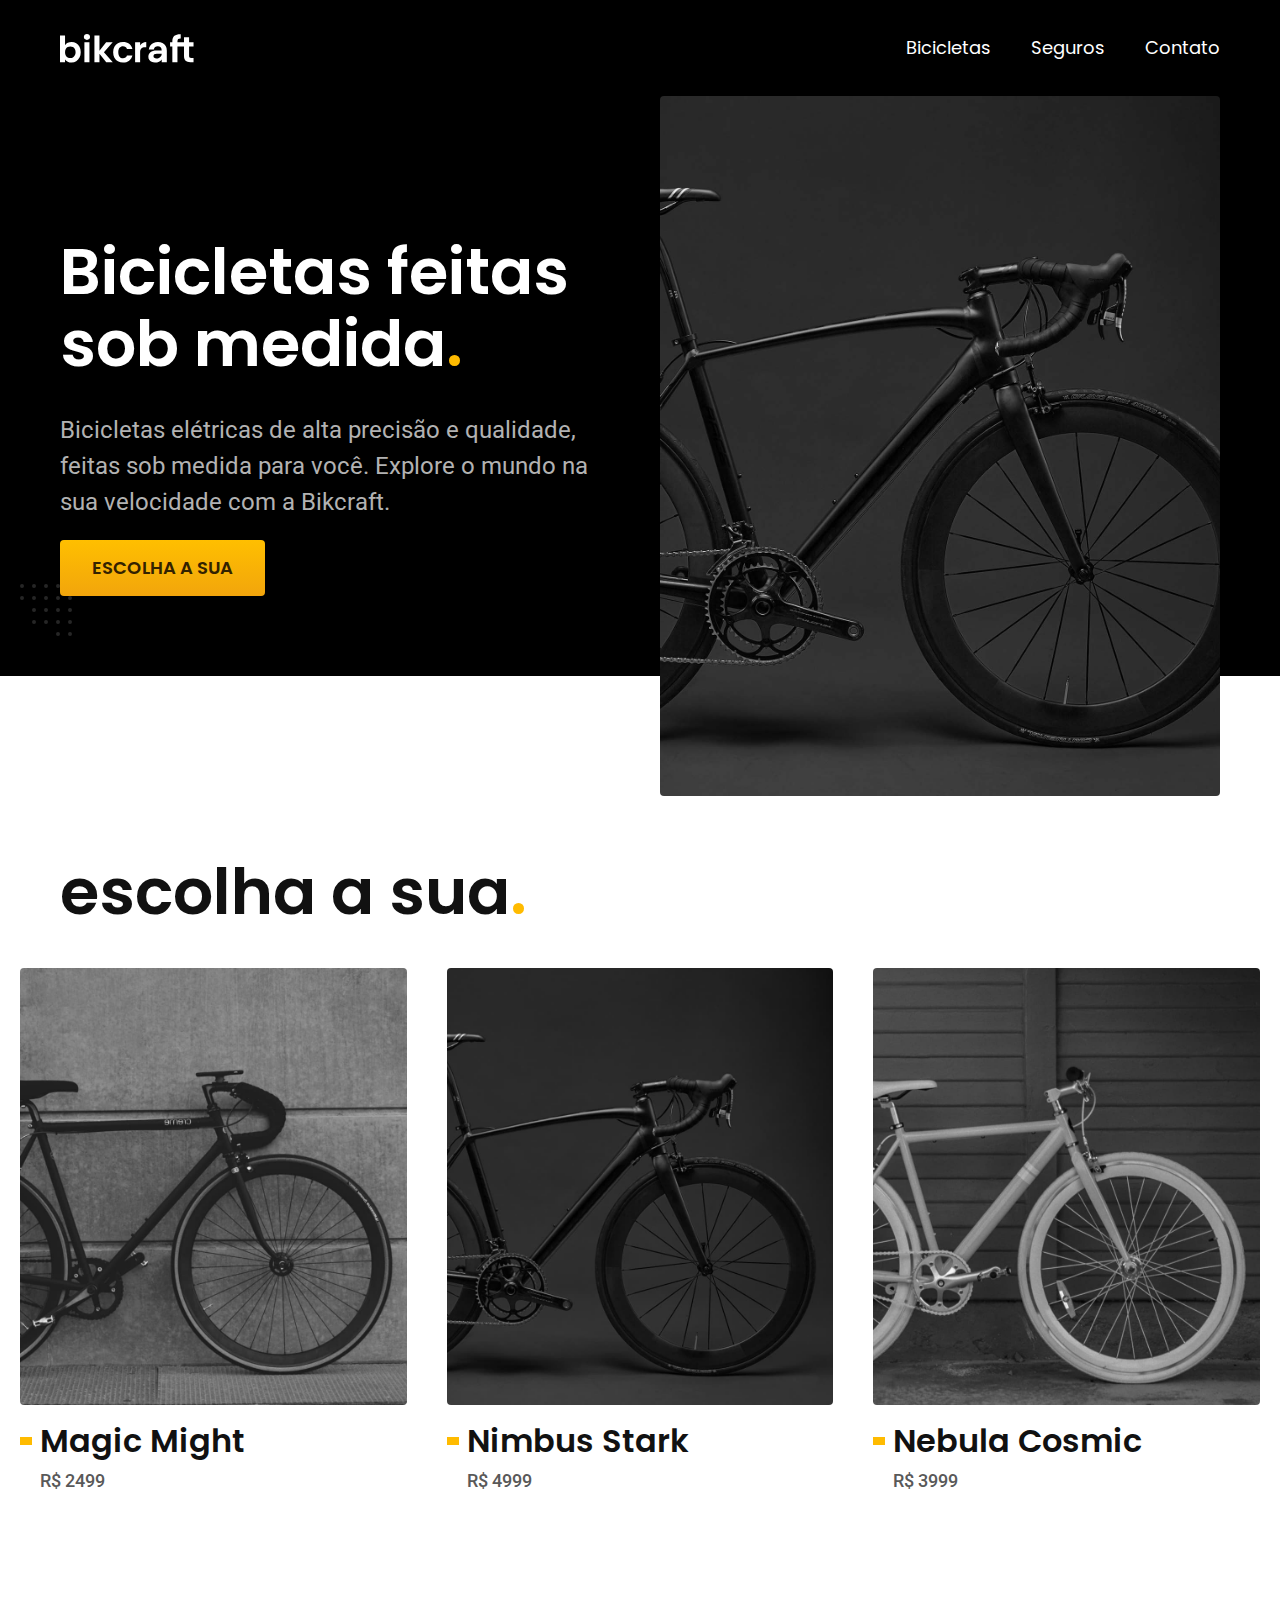
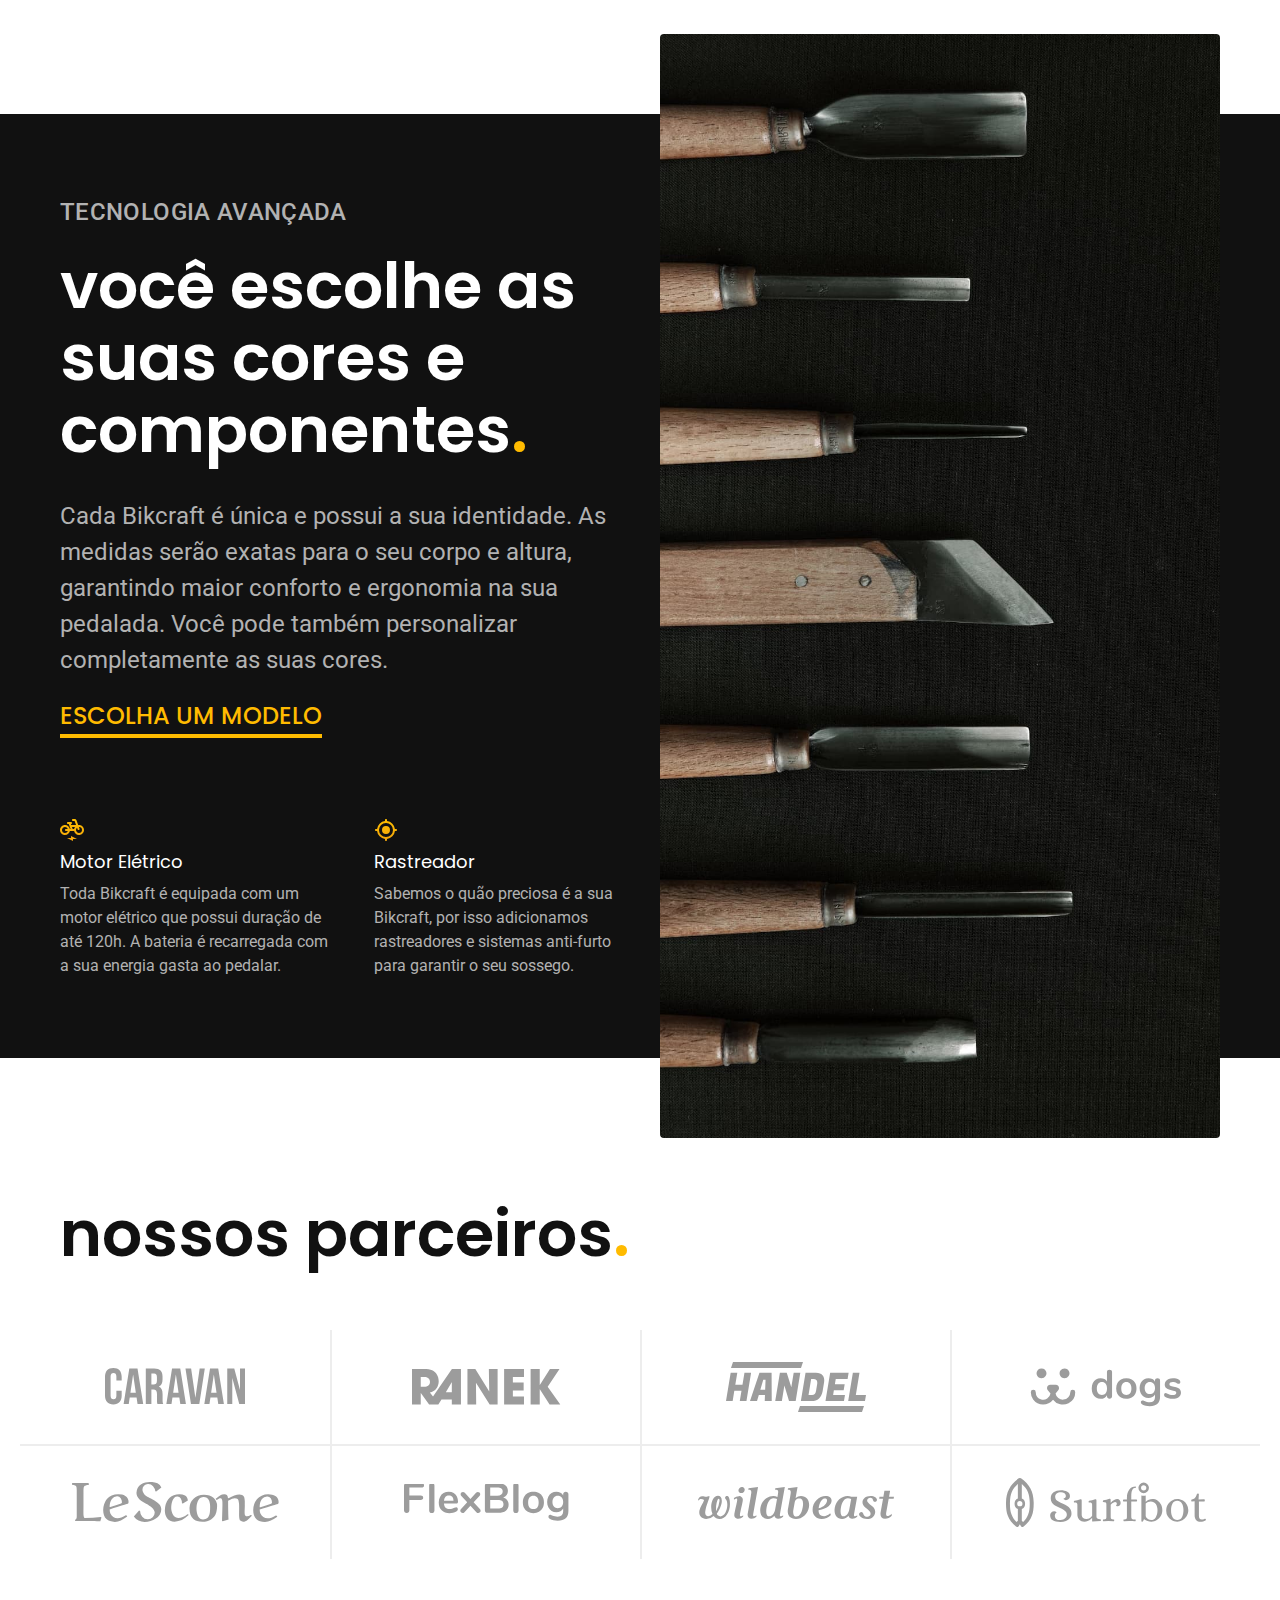
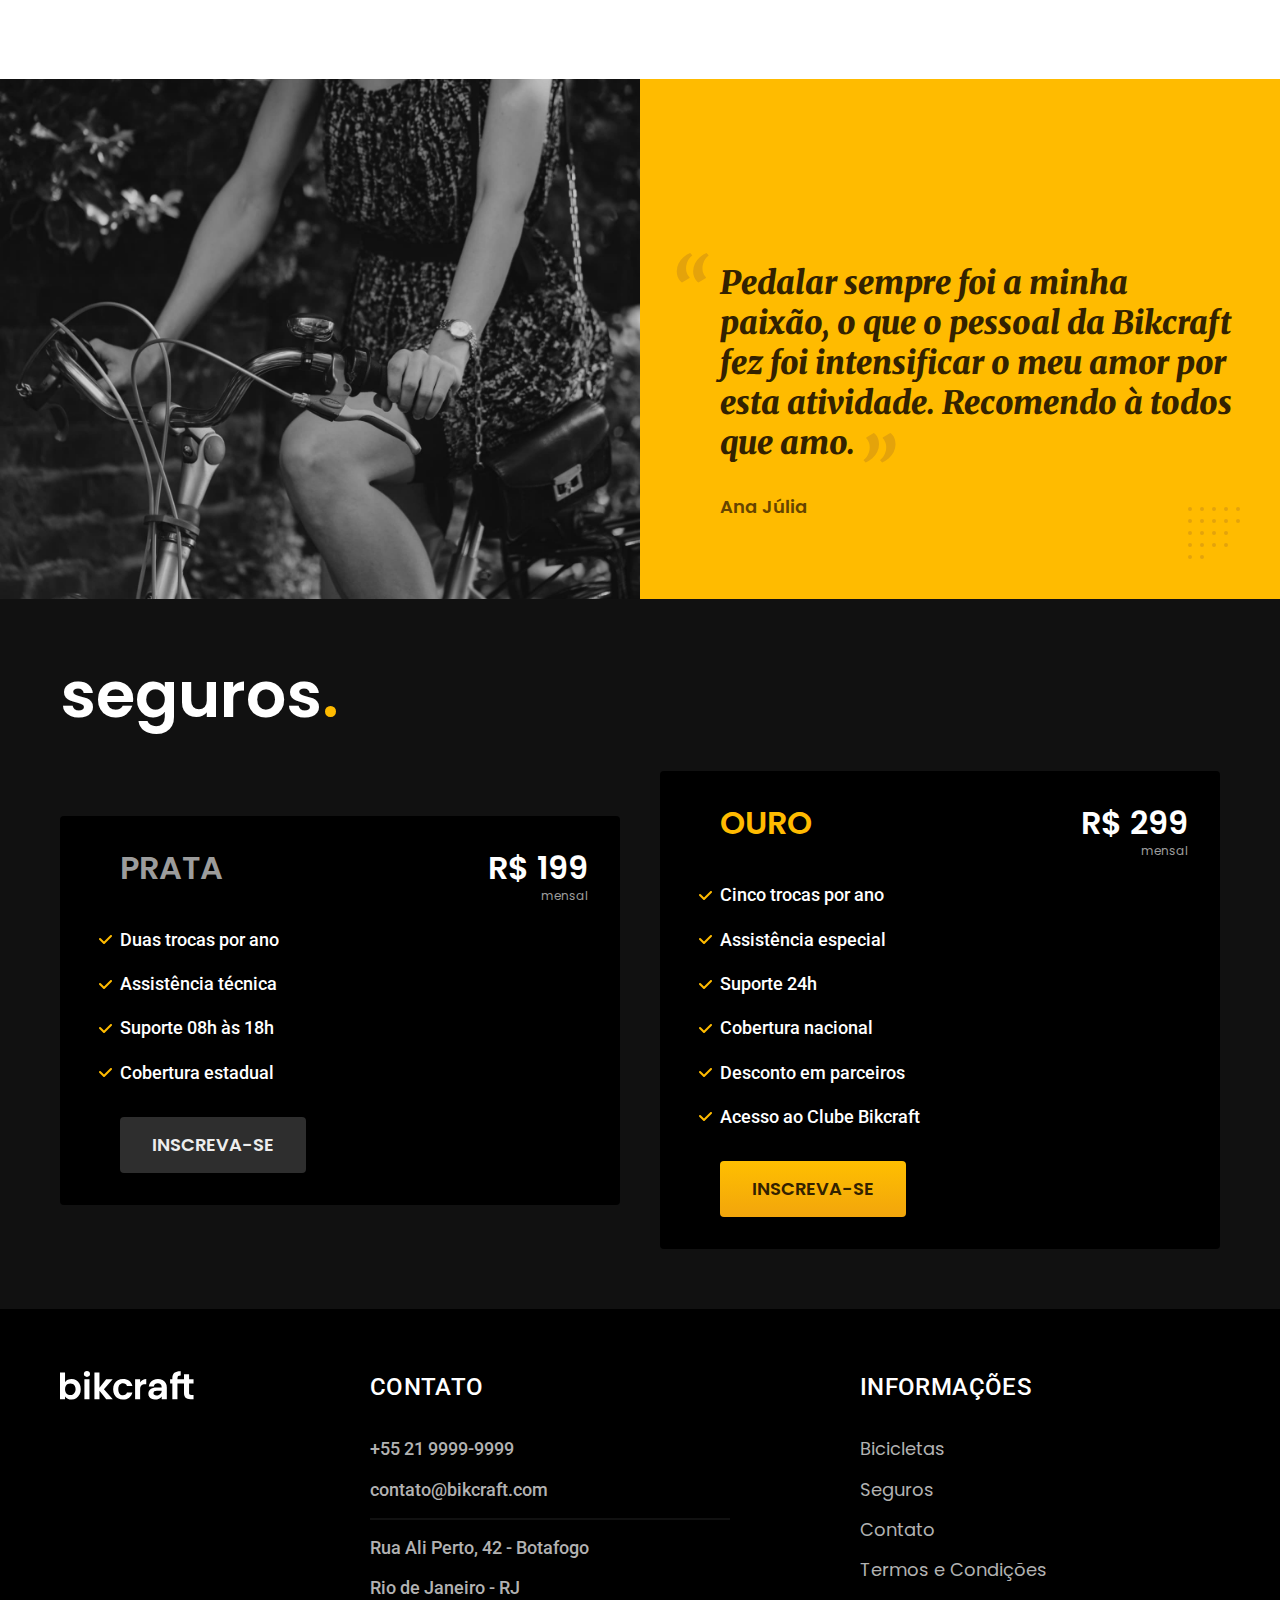
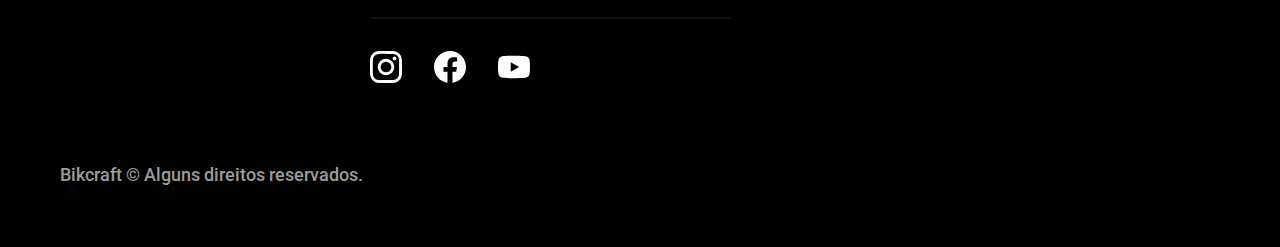
<file: 13-producao/1301-otimizar-producao/bikcraft/index.html>
<!DOCTYPE html>
<html lang="pt-br">

<head>
  <meta charset="UTF-8">
  <meta name="viewport" content="width=device-width, initial-scale=1.0">

  <title>Bikcraft - Bicicletas Elétricas</title>
  <meta name="description" content="Bicicletas elétricas de alta precisão e qualidade, feitas sob medida para o cliente. Explore o mundo na sua velocidade com a Bikcraft.">

  <link rel="icon" href="./favicon.svg" type="image/svg+xml">
  <link rel="preload" href="./css/style.min.css" as="style">
  <link rel="stylesheet" href="./css/style.min.css">

  <script>document.documentElement.classList.add('js');</script>

  <link rel="preconnect" href="https://fonts.googleapis.com">
  <link rel="preconnect" href="https://fonts.gstatic.com" crossorigin>
  <link href="https://fonts.googleapis.com/css2?family=Merriweather:ital,wght@1,900&family=Poppins:wght@400;600&family=Roboto:wght@400;500&display=swap" rel="stylesheet">
</head>

<body>
  <header class="header-bg">
    <div class="header container">
      <a href="./">
        <img src="./img/bikcraft.svg" width="136" height="32" alt="Bikcraft">
      </a>

      <nav aria-label="primaria">
        <ul class="header-menu font-1-m cor-0">
          <li><a href="./bicicletas.html">Bicicletas</a></li>
          <li><a href="./seguros.html">Seguros</a></li>
          <li><a href="./contato.html">Contato</a></li>
        </ul>
      </nav>
    </div>
  </header>

  <main class="introducao-bg">
    <div class="introducao container">
      <div class="introducao-conteudo">
        <h1 class="font-1-xxl cor-0 fadeInDown" data-anime="200">Bicicletas feitas sob medida<span class="cor-p1">.</span></h1>
        <p class="font-2-l cor-5 fadeInDown" data-anime="400">Bicicletas elétricas de alta precisão e qualidade, feitas sob medida para você. Explore o mundo na sua velocidade com a Bikcraft.</p>
        <a class="botao fadeInDown" data-anime="600" href="./bicicletas.html">Escolha a sua</a>
      </div>
      <picture data-anime="800" class="fadeInDown">
        <source media="(max-width: 800px)" srcset="./img/bicicletas/nimbus.jpg">
        <img src="./img/fotos/introducao.jpg" width="1280" height="1600" alt="Bicicleta elétrica preta.">
      </picture>
    </div>
  </main>

  <article class="bicicletas-lista">
    <h2 class="container font-1-xxl">escolha a sua<span class="cor-p1">.</span></h2>

    <ul>
      <li>
        <a href="./bicicletas/magic.html">
          <img src="./img/bicicletas/magic-home.jpg" alt="Bicicleta preta" width="920" height="1040">
          <h3 class="font-1-xl">Magic Might</h3>
          <span class="font-2-m cor-8">R$ 2499</span>
        </a>
      </li>
      <li>
        <a href="./bicicletas/nimbus.html">
          <img src="./img/bicicletas/nimbus-home.jpg" alt="Bicicleta preta" width="920" height="1040">
          <h3 class="font-1-xl">Nimbus Stark</h3>
          <span class="font-2-m cor-8">R$ 4999</span>
        </a>
      </li>
      <li>
        <a href="./bicicletas/nebula.html">
          <img src="./img/bicicletas/nebula-home.jpg" alt="Bicicleta preta" width="920" height="1040">
          <h3 class="font-1-xl">Nebula Cosmic</h3>
          <span class="font-2-m cor-8">R$ 3999</span>
        </a>
      </li>
    </ul>
  </article>

  <article class="tecnologia-bg">
    <div class="tecnologia container">
      <div class="tecnologia-conteudo">
        <span class="font-2-l-b cor-5">Tecnologia Avançada</span>
        <h2 class="font-1-xxl cor-0">você escolhe as suas cores e componentes<span class="cor-p1">.</span></h2>
        <p class="font-2-l cor-5">Cada Bikcraft é única e possui a sua identidade. As medidas serão exatas para o seu corpo e altura, garantindo maior conforto e ergonomia na sua pedalada. Você pode também personalizar completamente as suas cores.</p>
        <a class="link" href="./bicicletas.html">Escolha um modelo</a>
        <div class="tecnologia-vantagens">
          <div>
            <img src="./img/icones/eletrica.svg" width="24" height="24" alt="">
            <h3 class="font-1-m cor-0">Motor Elétrico</h3>
            <p class="font-2-s cor-5">Toda Bikcraft é equipada com um motor elétrico que possui duração de até 120h. A bateria é recarregada com a sua energia gasta ao pedalar.</p>
          </div>
          <div>
            <img src="./img/icones/rastreador.svg" width="24" height="24" alt="">
            <h3 class="font-1-m cor-0">Rastreador</h3>
            <p class="font-2-s cor-5">Sabemos o quão preciosa é a sua Bikcraft, por isso adicionamos rastreadores e sistemas anti-furto para garantir o seu sossego.</p>
          </div>
        </div>
      </div>
      <div class="tecnologia-imagem">
        <img src="./img/fotos/tecnologia.jpg" width="1200" height="1920" alt="">
      </div>
    </div>
  </article>

  <section class="parceiros" aria-label="Nossos Parceiros">
    <h2 class="container font-1-xxl">nossos parceiros<span class="cor-p1">.</span></h2>

    <ul>
      <li><img src="./img/parceiros/caravan.svg" alt="Caravan" width="140" height="38"></li>
      <li><img src="./img/parceiros/ranek.svg" alt="Ranek" width="149" height="36"></li>
      <li><img src="./img/parceiros/handel.svg" alt="Handel" width="140" height="50"></li>
      <li><img src="./img/parceiros/dogs.svg" alt="Dogs" width="152" height="39"></li>
      <li><img src="./img/parceiros/lescone.svg" alt="LeScone" width="208" height="41"></li>
      <li><img src="./img/parceiros/flexblog.svg" alt="FlexBlog" width="165" height="38"></li>
      <li><img src="./img/parceiros/wildbeast.svg" alt="Wildbeast" width="196" height="34"></li>
      <li><img src="./img/parceiros/surfbot.svg" alt="Surfbot" width="200" height="49"></li>
    </ul>
  </section>

  <section class="depoimento" aria-label="Depoimento">
    <div>
      <img src="./img/fotos/depoimento.jpg" width="1560" height="1360" alt="Pessoa pedalando uma bicicleta Bikcraft">
    </div>
    <div class="depoimento-conteudo">
      <blockquote class="font-1-xl cor-p5">
        <p>Pedalar sempre foi a minha paixão, o que o pessoal da Bikcraft fez foi intensificar o meu amor por esta atividade. Recomendo à todos que amo.</p>
      </blockquote>
      <span class="font-1-m-b cor-p4">Ana Júlia</span>
    </div>
  </section>

  <article class="seguros-bg">
    <div class="seguros container">
      <h2 class="font-1-xxl cor-0">seguros<span class="cor-p1">.</span></h2>
      <div class="seguros-item">
        <h3 class="font-1-xl cor-6">PRATA</h3>
        <span class="font-1-xl cor-0">R$ 199 <span class="font-1-xs cor-6">mensal</span></span>
        <ul class="font-2-m cor-0">
          <li>Duas trocas por ano</li>
          <li>Assistência técnica</li>
          <li>Suporte 08h às 18h</li>
          <li>Cobertura estadual</li>
        </ul>
        <a class="botao secundario" href="./orcamento.html?tipo=seguro&produto=prata">Inscreva-se</a>
      </div>

      <div class="seguros-item">
        <h3 class="font-1-xl cor-p1">OURO</h3>
        <span class="font-1-xl cor-0">R$ 299 <span class="font-1-xs cor-6">mensal</span></span>
        <ul class="font-2-m cor-0">
          <li>Cinco trocas por ano</li>
          <li>Assistência especial</li>
          <li>Suporte 24h</li>
          <li>Cobertura nacional</li>
          <li>Desconto em parceiros</li>
          <li>Acesso ao Clube Bikcraft</li>
        </ul>
        <a class="botao" href="./orcamento.html?tipo=seguro&produto=ouro">Inscreva-se</a>
      </div>
    </div>
  </article>

  <footer class="footer-bg">
    <div class="footer container">
      <img src="./img/bikcraft.svg" width="136" height="32" alt="Bikcraft">
      <div class="footer-contato">
        <h3 class="font-2-l-b cor-0">Contato</h3>
        <ul class="font-2-m cor-5">
          <li><a href="tel:+552199999999">+55 21 9999-9999</a></li>
          <li><a href="mailto:contato@bikcraft.com">contato@bikcraft.com</a></li>
          <li>Rua Ali Perto, 42 - Botafogo</li>
          <li>Rio de Janeiro - RJ</li>
        </ul>
        <div class="footer-redes">
          <a href="./">
            <img src="./img/redes/instagram.svg" width="32" height="32" alt="Instagram">
          </a>
          <a href="./">
            <img src="./img/redes/facebook.svg" width="32" height="32" alt="Facebook">
          </a>
          <a href="./">
            <img src="./img/redes/youtube.svg" width="32" height="32" alt="Youtube">
          </a>
        </div>
      </div>
      <div class="footer-informacoes">
        <h3 class="font-2-l-b cor-0">Informações</h3>
        <nav>
          <ul class="font-1-m cor-5">
            <li><a href="./bicicletas.html">Bicicletas</a></li>
            <li><a href="./seguros.html">Seguros</a></li>
            <li><a href="./contato.html">Contato</a></li>
            <li><a href="./termos.html">Termos e Condições</a></li>
          </ul>
        </nav>
      </div>
      <p class="footer-copy font-2-m cor-6">Bikcraft © Alguns direitos reservados.</p>
    </div>
  </footer>

  <script src="./js/plugins/simple-anime.js"></script>
  <script src="./js/script.js"></script>
</body>

</html>
</file>
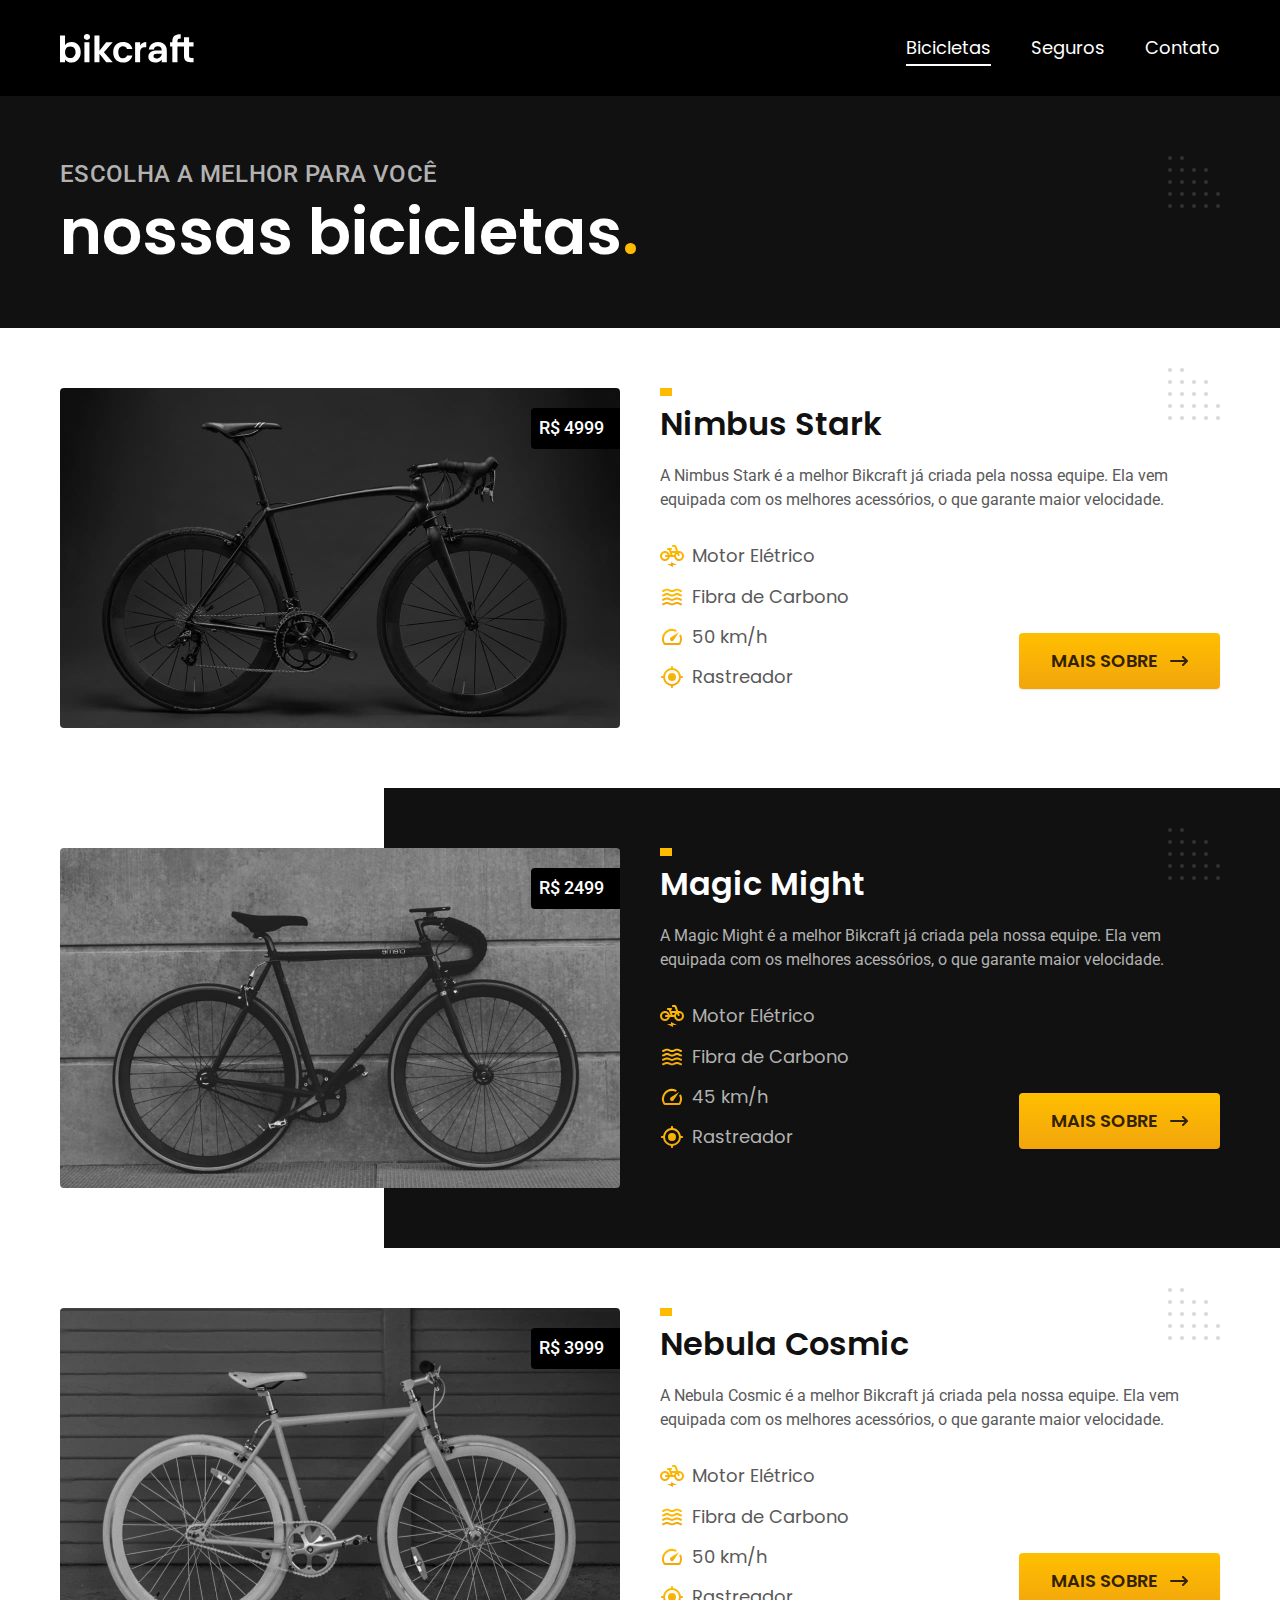
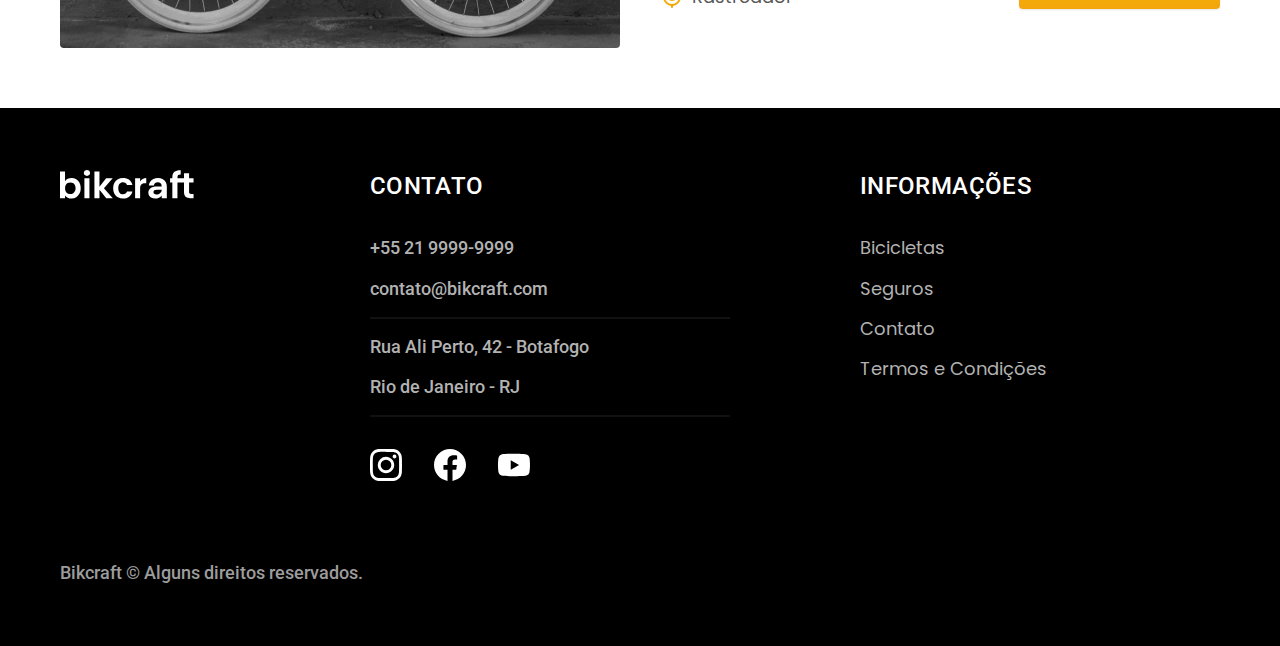
<file: 13-producao/1301-otimizar-producao/bikcraft/bicicletas.html>
<!DOCTYPE html>
<html lang="pt-br">

<head>
  <meta charset="UTF-8">
  <meta name="viewport" content="width=device-width, initial-scale=1.0">

  <title>Bicicletas | Bikcraft</title>
  <meta name="description" content="Bicicletas">

  <link rel="icon" href="./favicon.svg" type="image/svg+xml">
  <link rel="preload" href="./css/style.min.css" as="style">
  <link rel="stylesheet" href="./css/style.min.css">
  <script>document.documentElement.classList.add('js');</script>

  <link rel="preconnect" href="https://fonts.googleapis.com">
  <link rel="preconnect" href="https://fonts.gstatic.com" crossorigin>
  <link href="https://fonts.googleapis.com/css2?family=Merriweather:ital,wght@1,900&family=Poppins:wght@400;600&family=Roboto:wght@400;500&display=swap" rel="stylesheet">
</head>

<body id="bicicletas">
  <header class="header-bg">
    <div class="header container">
      <a href="./">
        <img src="./img/bikcraft.svg" alt="Bikcraft">
      </a>

      <nav aria-label="primaria">
        <ul class="header-menu font-1-m cor-0">
          <li><a href="./bicicletas.html">Bicicletas</a></li>
          <li><a href="./seguros.html">Seguros</a></li>
          <li><a href="./contato.html">Contato</a></li>
        </ul>
      </nav>
    </div>
  </header>

  <main>
    <div class="titulo-bg">
      <div class="titulo container">
        <p class="font-2-l-b cor-5">Escolha a melhor para você</p>
        <h1 class="font-1-xxl cor-0">nossas bicicletas<span class="cor-p1">.</span></h1>
      </div>
    </div>

    <div class="bicicletas container">
      <div class="bicicletas-imagem">
        <img src="./img/bicicletas/nimbus.jpg" alt="Bicicleta preta">
        <span class="font-2-m cor-0">R$ 4999</span>
      </div>
      <div class="bicicletas-conteudo">
        <h2 class="font-1-xl">Nimbus Stark</h2>
        <p class="font-2-s cor-8">A Nimbus Stark é a melhor Bikcraft já criada pela nossa equipe. Ela vem equipada com os melhores acessórios, o que garante maior velocidade.</p>
        <ul class="font-1-m cor-8">
          <li>
            <img src="./img/icones/eletrica.svg" alt="">
            Motor Elétrico
          </li>
          <li>
            <img src="./img/icones/carbono.svg" alt="">
            Fibra de Carbono
          </li>
          <li>
            <img src="./img/icones/velocidade.svg" alt="">
            50 km/h
          </li>
          <li>
            <img src="./img/icones/rastreador.svg" alt="">
            Rastreador
          </li>
        </ul>
        <a class="botao seta" href="./bicicletas/nimbus.html">Mais Sobre</a>
      </div>
    </div>

    <div class="bicicletas-bg">
      <div class="bicicletas container">
        <div class="bicicletas-imagem">
          <img src="./img/bicicletas/magic.jpg" alt="Bicicleta preta">
          <span class="font-2-m cor-0">R$ 2499</span>
        </div>
        <div class="bicicletas-conteudo">
          <h2 class="font-1-xl cor-0">Magic Might</h2>
          <p class="font-2-s cor-5">A Magic Might é a melhor Bikcraft já criada pela nossa equipe. Ela vem equipada com os melhores acessórios, o que garante maior velocidade.</p>
          <ul class="font-1-m cor-5">
            <li>
              <img src="./img/icones/eletrica.svg" alt="">
              Motor Elétrico
            </li>
            <li>
              <img src="./img/icones/carbono.svg" alt="">
              Fibra de Carbono
            </li>
            <li>
              <img src="./img/icones/velocidade.svg" alt="">
              45 km/h
            </li>
            <li>
              <img src="./img/icones/rastreador.svg" alt="">
              Rastreador
            </li>
          </ul>
          <a class="botao seta" href="./bicicletas/magic.html">Mais Sobre</a>
        </div>
      </div>
    </div>

    <div class="bicicletas container">
      <div class="bicicletas-imagem">
        <img src="./img/bicicletas/nebula.jpg" alt="Bicicleta preta">
        <span class="font-2-m cor-0">R$ 3999</span>
      </div>
      <div class="bicicletas-conteudo">
        <h2 class="font-1-xl">Nebula Cosmic</h2>
        <p class="font-2-s cor-8">A Nebula Cosmic é a melhor Bikcraft já criada pela nossa equipe. Ela vem equipada com os melhores acessórios, o que garante maior velocidade.</p>
        <ul class="font-1-m cor-8">
          <li>
            <img src="./img/icones/eletrica.svg" alt="">
            Motor Elétrico
          </li>
          <li>
            <img src="./img/icones/carbono.svg" alt="">
            Fibra de Carbono
          </li>
          <li>
            <img src="./img/icones/velocidade.svg" alt="">
            50 km/h
          </li>
          <li>
            <img src="./img/icones/rastreador.svg" alt="">
            Rastreador
          </li>
        </ul>
        <a class="botao seta" href="./bicicletas/nebula.html">Mais Sobre</a>
      </div>
    </div>

  </main>

  <footer class="footer-bg">
    <div class="footer container">
      <img src="./img/bikcraft.svg" alt="Bikcraft">
      <div class="footer-contato">
        <h3 class="font-2-l-b cor-0">Contato</h3>
        <ul class="font-2-m cor-5">
          <li><a href="tel:+552199999999">+55 21 9999-9999</a></li>
          <li><a href="mailto:contato@bikcraft.com">contato@bikcraft.com</a></li>
          <li>Rua Ali Perto, 42 - Botafogo</li>
          <li>Rio de Janeiro - RJ</li>
        </ul>
        <div class="footer-redes">
          <a href="./">
            <img src="./img/redes/instagram.svg" alt="Instagram">
          </a>
          <a href="./">
            <img src="./img/redes/facebook.svg" alt="Facebook">
          </a>
          <a href="./">
            <img src="./img/redes/youtube.svg" alt="Youtube">
          </a>
        </div>
      </div>
      <div class="footer-informacoes">
        <h3 class="font-2-l-b cor-0">Informações</h3>
        <nav>
          <ul class="font-1-m cor-5">
            <li><a href="./bicicletas.html">Bicicletas</a></li>
            <li><a href="./seguros.html">Seguros</a></li>
            <li><a href="./contato.html">Contato</a></li>
            <li><a href="./termos.html">Termos e Condições</a></li>
          </ul>
        </nav>
      </div>
      <p class="footer-copy font-2-m cor-6">Bikcraft © Alguns direitos reservados.</p>
    </div>
  </footer>
  <script src="./js/script.js"></script>
</body>

</html>
</file>
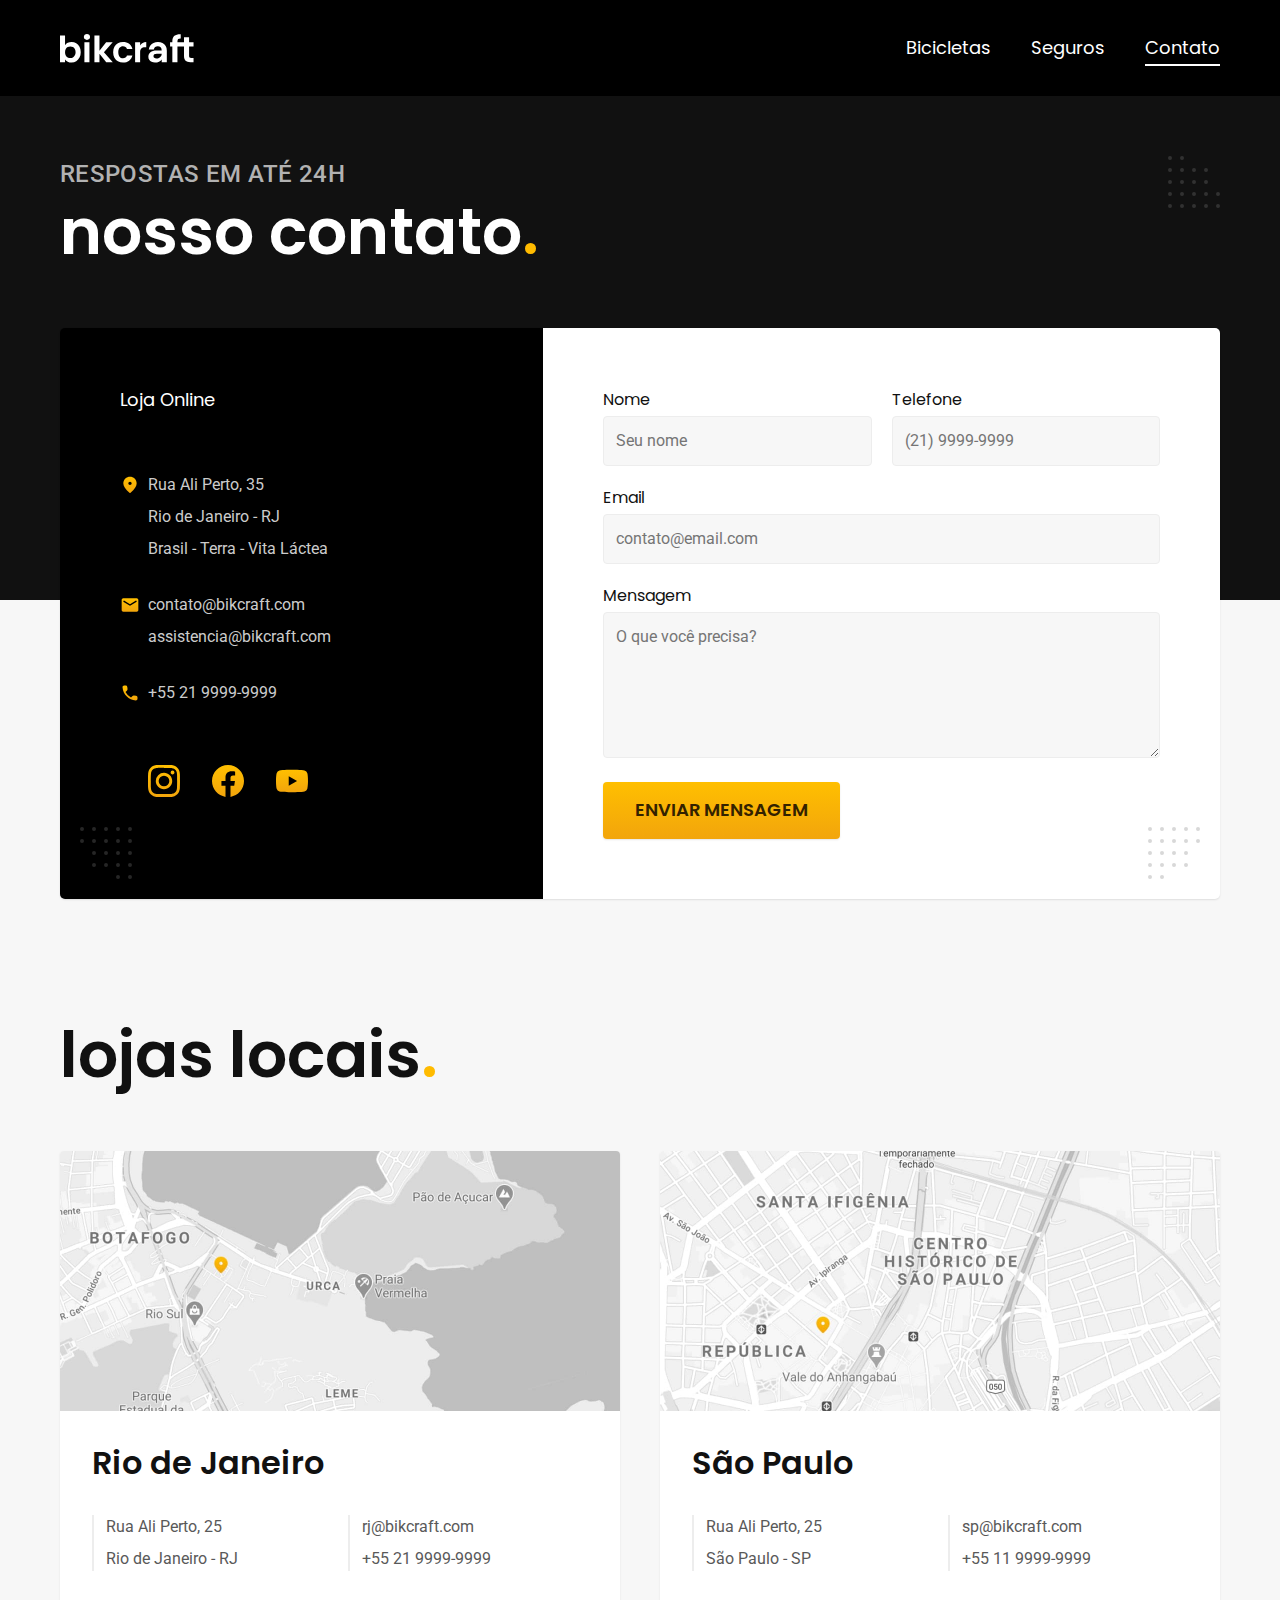
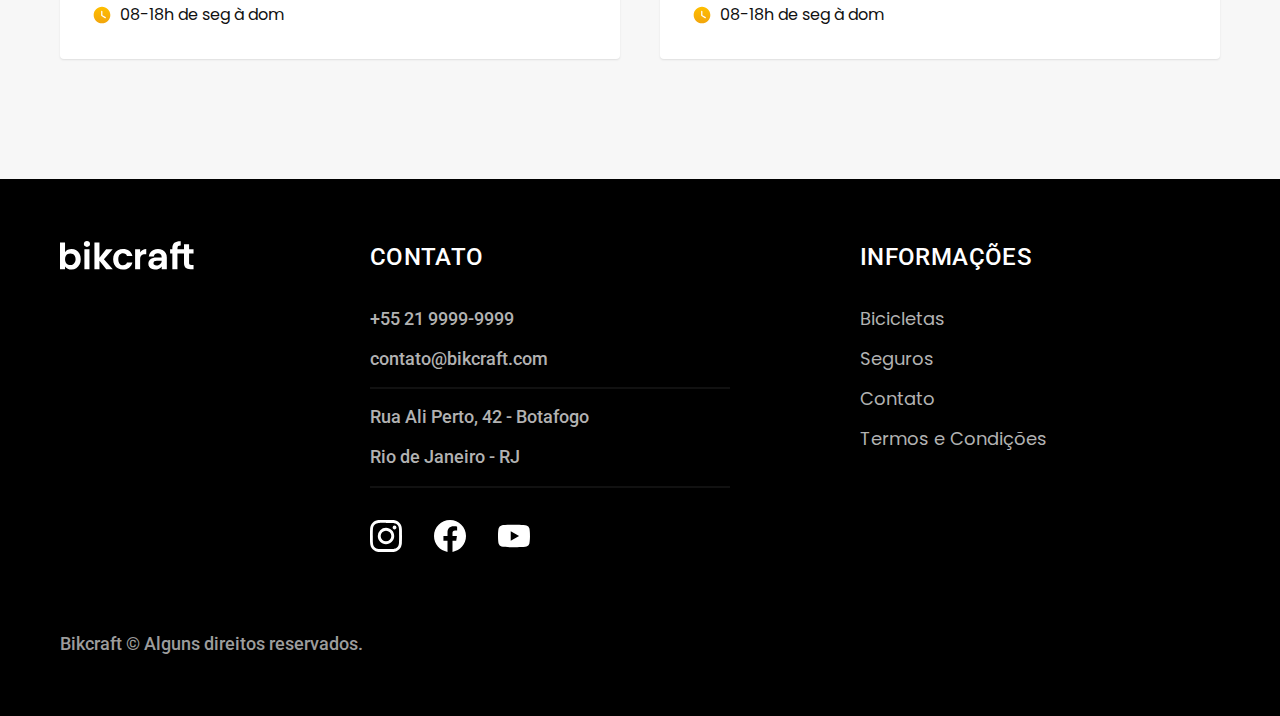
<file: 13-producao/1301-otimizar-producao/bikcraft/contato.html>
<!DOCTYPE html>
<html lang="pt-br">

<head>
  <meta charset="UTF-8">
  <meta name="viewport" content="width=device-width, initial-scale=1.0">

  <title>Contato | Bikcraft</title>
  <meta name="description" content="Contato.">

  <link rel="icon" href="./favicon.svg" type="image/svg+xml">
  <link rel="preload" href="./css/style.min.css" as="style">
  <link rel="stylesheet" href="./css/style.min.css">
  <script>document.documentElement.classList.add('js');</script>

  <link rel="preconnect" href="https://fonts.googleapis.com">
  <link rel="preconnect" href="https://fonts.gstatic.com" crossorigin>
  <link href="https://fonts.googleapis.com/css2?family=Merriweather:ital,wght@1,900&family=Poppins:wght@400;600&family=Roboto:wght@400;500&display=swap" rel="stylesheet">
</head>

<body id="contato">
  <header class="header-bg">
    <div class="header container">
      <a href="./">
        <img src="./img/bikcraft.svg" alt="Bikcraft">
      </a>

      <nav aria-label="primaria">
        <ul class="header-menu font-1-m cor-0">
          <li><a href="./bicicletas.html">Bicicletas</a></li>
          <li><a href="./seguros.html">Seguros</a></li>
          <li><a href="./contato.html">Contato</a></li>
        </ul>
      </nav>
    </div>
  </header>

  <main>
    <div class="titulo-bg">
      <div class="titulo container">
        <p class="font-2-l-b cor-5">Respostas em até 24h</p>
        <h1 class="font-1-xxl cor-0">nosso contato<span class="cor-p1">.</span></h1>
      </div>
    </div>

    <div class="contato container">
      <section class="contato-dados" aria-label="Endereço">
        <h2 class="font-1-m cor-0">Loja Online</h2>
        <div class="contato-endereco font-2-s cor-4">
          <p>Rua Ali Perto, 35</p>
          <p>Rio de Janeiro - RJ</p>
          <p>Brasil - Terra - Vita Láctea</p>
        </div>
        <address class="contato-meios font-2-s cor-4">
          <a href="mailto:contato@bikcraft.com">contato@bikcraft.com</a>
          <a href="mailto:assistencia@bikcraft.com">assistencia@bikcraft.com</a>
          <a href="tel:+552199999999">+55 21 9999-9999</a>
        </address>
        <div class="contato-redes">
          <a href="./">
            <img src="./img/redes/instagram-p.svg" alt="Instagram">
          </a>
          <a href="./">
            <img src="./img/redes/facebook-p.svg" alt="Facebook">
          </a>
          <a href="./">
            <img src="./img/redes/youtube-p.svg" alt="Youtube">
          </a>
        </div>
      </section>
      <section class="contato-formulario" aria-label="Formulário">
        <form class="form" action="./enviar.php" method="post">
          <div>
            <label for="nome">Nome</label>
            <input type="text" id="nome" name="nome" placeholder="Seu nome">
          </div>
          <div>
            <label for="telefone">Telefone</label>
            <input type="text" id="telefone" name="telefone" placeholder="(21) 9999-9999">
          </div>
          <div class="col-2">
            <label for="email">Email</label>
            <input type="email" id="email" name="email" placeholder="contato@email.com" required>
          </div>
          <div class="col-2">
            <label for="mensagem">Mensagem</label>
            <textarea rows="5" id="mensagem" name="mensagem" placeholder="O que você precisa?"></textarea>
          </div>
          <button class="botao col-2">Enviar Mensagem</button>
        </form>
      </section>
    </div>
  </main>

  <article class="lojas container">
    <h2 class="font-1-xxl">lojas locais<span class="cor-p1">.</span></h2>
    <div class="lojas-item">
      <img src="./img/lojas/rj.jpg" alt="mapa marcando o endereço em Rua Ali Perto, 25 - Rio de Janeiro - RJ">
      <div class="lojas-conteudo">
        <h3 class="font-1-xl">Rio de Janeiro</h3>
        <div class="lojas-dados font-2-s cor-8">
          <p>Rua Ali Perto, 25</p>
          <p>Rio de Janeiro - RJ</p>
        </div>
        <div class="lojas-dados font-2-s cor-8">
          <a href="mailto:rj@bikcraft.com">rj@bikcraft.com</a>
          <a href="tel:+552199999999">+55 21 9999-9999</a>
        </div>
        <p class="lojas-tempo font-1-s"><img src="./img/icones/horario.svg" alt="">08-18h de seg à dom</p>
      </div>
    </div>

    <div class="lojas-item">
      <img src="./img/lojas/sp.jpg" alt="mapa marcando o endereço em Rua Ali Perto, 25 - São Paulo - SP">
      <div class="lojas-conteudo">
        <h3 class="font-1-xl">São Paulo</h3>
        <div class="lojas-dados font-2-s cor-8">
          <p>Rua Ali Perto, 25</p>
          <p>São Paulo - SP</p>
        </div>
        <div class="lojas-dados font-2-s cor-8">
          <a href="mailto:sp@bikcraft.com">sp@bikcraft.com</a>
          <a href="tel:+551199999999">+55 11 9999-9999</a>
        </div>
        <p class="lojas-tempo font-1-s"><img src="./img/icones/horario.svg" alt="">08-18h de seg à dom</p>
      </div>
    </div>
  </article>

  <footer class="footer-bg">
    <div class="footer container">
      <img src="./img/bikcraft.svg" alt="Bikcraft">
      <div class="footer-contato">
        <h3 class="font-2-l-b cor-0">Contato</h3>
        <ul class="font-2-m cor-5">
          <li><a href="tel:+552199999999">+55 21 9999-9999</a></li>
          <li><a href="mailto:contato@bikcraft.com">contato@bikcraft.com</a></li>
          <li>Rua Ali Perto, 42 - Botafogo</li>
          <li>Rio de Janeiro - RJ</li>
        </ul>
        <div class="footer-redes">
          <a href="./">
            <img src="./img/redes/instagram.svg" alt="Instagram">
          </a>
          <a href="./">
            <img src="./img/redes/facebook.svg" alt="Facebook">
          </a>
          <a href="./">
            <img src="./img/redes/youtube.svg" alt="Youtube">
          </a>
        </div>
      </div>
      <div class="footer-informacoes">
        <h3 class="font-2-l-b cor-0">Informações</h3>
        <nav>
          <ul class="font-1-m cor-5">
            <li><a href="./bicicletas.html">Bicicletas</a></li>
            <li><a href="./seguros.html">Seguros</a></li>
            <li><a href="./contato.html">Contato</a></li>
            <li><a href="./termos.html">Termos e Condições</a></li>
          </ul>
        </nav>
      </div>
      <p class="footer-copy font-2-m cor-6">Bikcraft © Alguns direitos reservados.</p>
    </div>
  </footer>
  <script src="./js/script.js"></script>
  <script src="./js/formulario.js"></script>
</body>

</html>
</file>
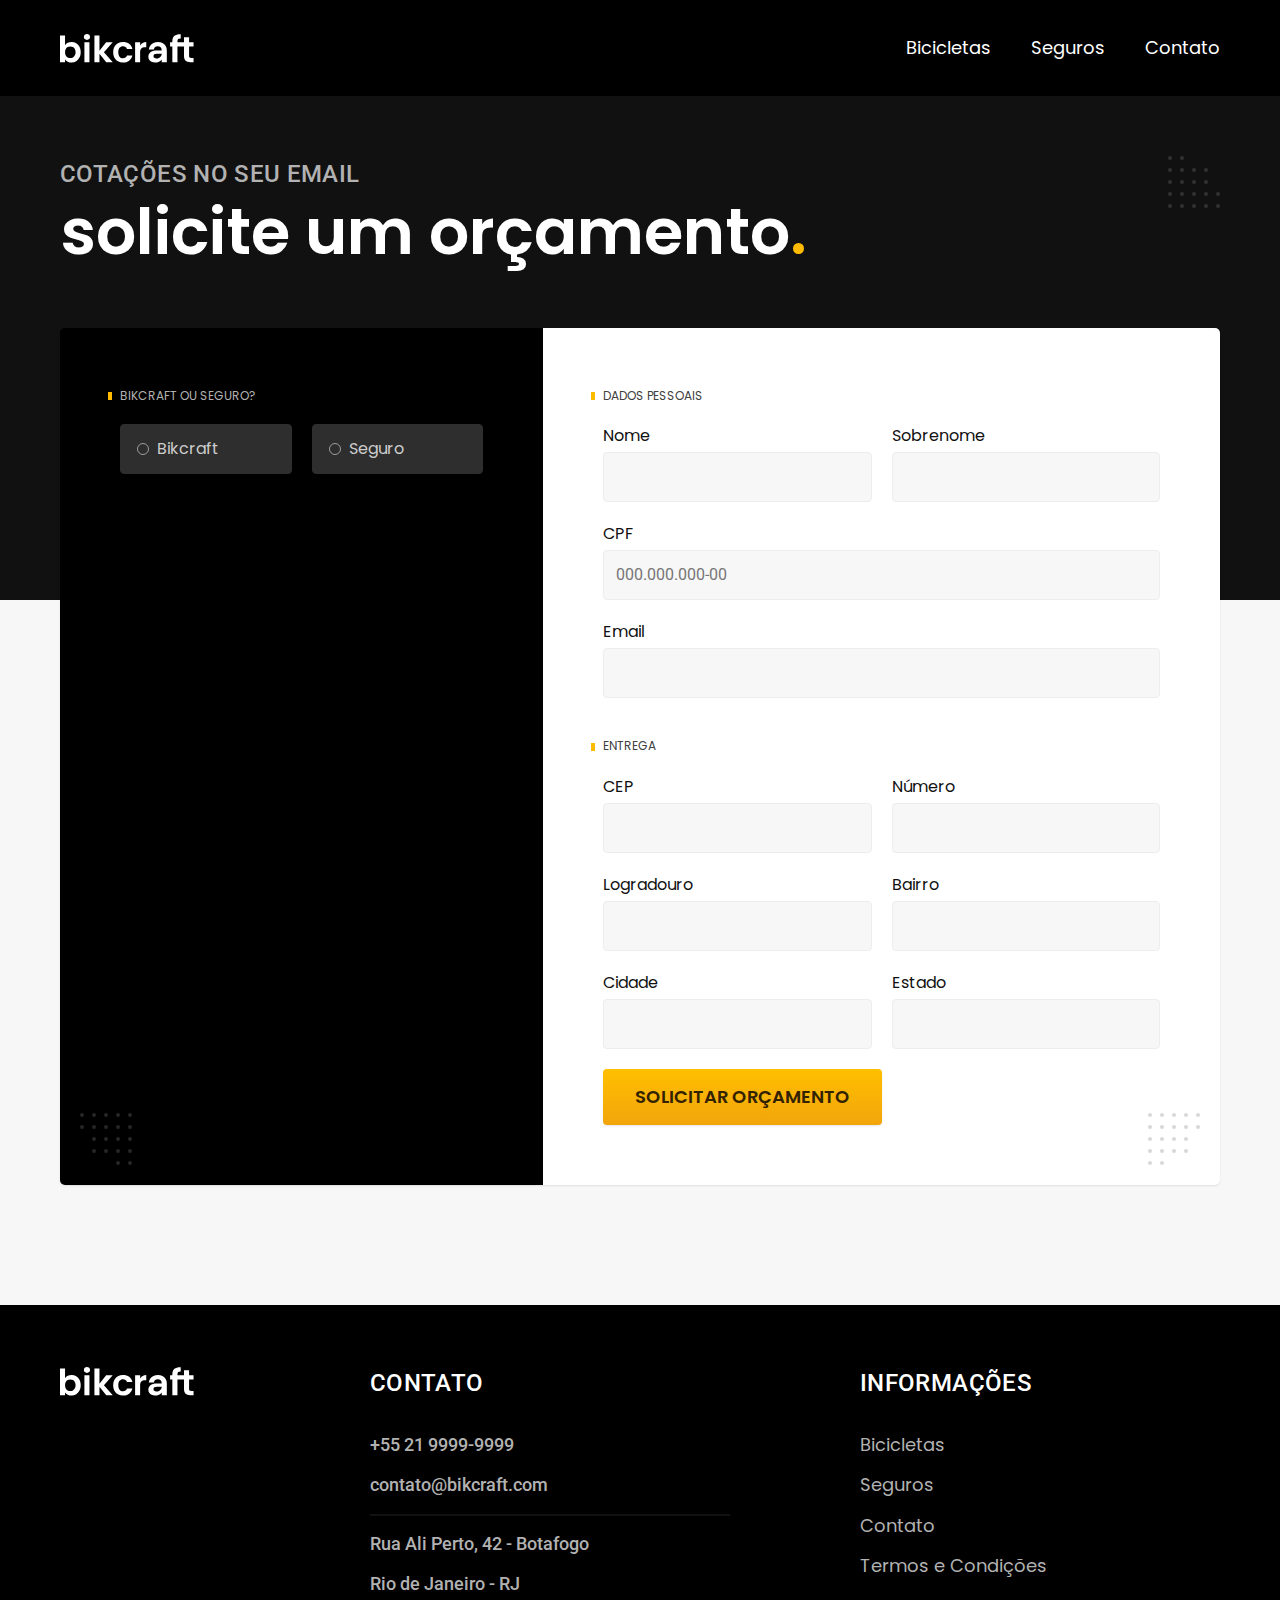
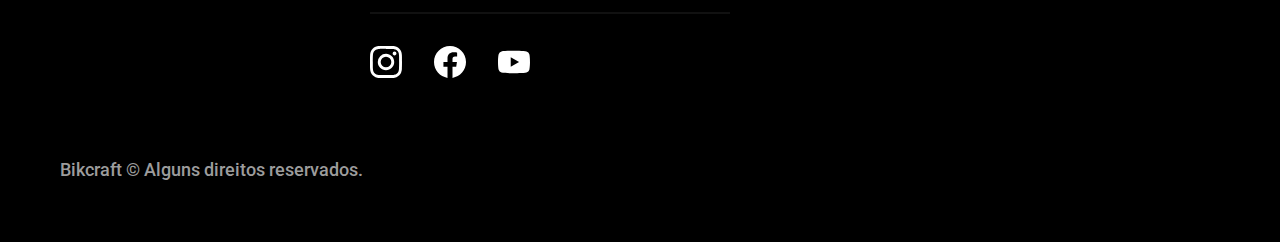
<file: 13-producao/1301-otimizar-producao/bikcraft/orcamento.html>
<!DOCTYPE html>
<html lang="pt-br">

<head>
  <meta charset="UTF-8">
  <meta name="viewport" content="width=device-width, initial-scale=1.0">

  <title>Orçamento | Bikcraft</title>
  <meta name="description" content="Orçamento.">

  <link rel="icon" href="./favicon.svg" type="image/svg+xml">
  <link rel="preload" href="./css/style.min.css" as="style">
  <link rel="stylesheet" href="./css/style.min.css">
  <script>document.documentElement.classList.add('js');</script>

  <link rel="preconnect" href="https://fonts.googleapis.com">
  <link rel="preconnect" href="https://fonts.gstatic.com" crossorigin>
  <link href="https://fonts.googleapis.com/css2?family=Merriweather:ital,wght@1,900&family=Poppins:wght@400;600&family=Roboto:wght@400;500&display=swap" rel="stylesheet">
</head>

<body id="orcamento">
  <header class="header-bg">
    <div class="header container">
      <a href="./">
        <img src="./img/bikcraft.svg" alt="Bikcraft">
      </a>

      <nav aria-label="primaria">
        <ul class="header-menu font-1-m cor-0">
          <li><a href="./bicicletas.html">Bicicletas</a></li>
          <li><a href="./seguros.html">Seguros</a></li>
          <li><a href="./contato.html">Contato</a></li>
        </ul>
      </nav>
    </div>
  </header>

  <main>
    <div class="titulo-bg">
      <div class="titulo container">
        <p class="font-2-l-b cor-5">Cotações no seu email</p>
        <h1 class="font-1-xxl cor-0">solicite um orçamento<span class="cor-p1">.</span></h1>
      </div>
    </div>

    <form class="orcamento container" action="./enviar.php" method="post">
      <div class="orcamento-produto">
        <h2 class="font-1-xs cor-5">Bikcraft ou Seguro?</h2>

        <input type="radio" name="tipo" value="bikcraft" id="bikcraft">
        <label for="bikcraft">Bikcraft</label>

        <input type="radio" name="tipo" value="seguro" id="seguro">
        <label for="seguro">Seguro</label>

        <div class="orcamento-conteudo" id="orcamento-bikcraft">
          <h2 class="font-1-xs cor-5">Escolha a sua</h2>

          <input type="radio" name="produto" value="nimbus" id="nimbus">
          <label for="nimbus">Nimbus Stark <span>R$ 4999</span></label>
          <div class="orcamento-detalhes">
            <ul class="font-1-xs cor-8">
              <li><img src="./img/icones/eletrica.svg" alt=""> Motor Elétrico</li>
              <li><img src="./img/icones/carbono.svg" alt=""> Fibra de Carbono</li>
              <li><img src="./img/icones/velocidade.svg" alt=""> 50 km/h</li>
              <li><img src="./img/icones/rastreador.svg" alt=""> Rastreador</li>
            </ul>
            <img src="./img/bicicletas/nimbus.jpg" alt="Bicicleta preta">
          </div>

          <input type="radio" name="produto" value="magic" id="magic">
          <label for="magic">Magic Might <span>R$ 2499</span></label>
          <div class="orcamento-detalhes">
            <ul class="font-1-xs cor-8">
              <li><img src="./img/icones/eletrica.svg" alt=""> Motor Elétrico</li>
              <li><img src="./img/icones/carbono.svg" alt=""> Fibra de Carbono</li>
              <li><img src="./img/icones/velocidade.svg" alt=""> 45 km/h</li>
              <li><img src="./img/icones/rastreador.svg" alt=""> Rastreador</li>
            </ul>
            <img src="./img/bicicletas/magic.jpg" alt="Bicicleta preta">
          </div>

          <input type="radio" name="produto" value="nebula" id="nebula">
          <label for="nebula">Nebula Cosmic <span>R$ 3999</span></label>
          <div class="orcamento-detalhes">
            <ul class="font-1-xs cor-8">
              <li><img src="./img/icones/eletrica.svg" alt=""> Motor Elétrico</li>
              <li><img src="./img/icones/carbono.svg" alt=""> Fibra de Carbono</li>
              <li><img src="./img/icones/velocidade.svg" alt=""> 40 km/h</li>
              <li><img src="./img/icones/rastreador.svg" alt=""> Rastreador</li>
            </ul>
            <img src="./img/bicicletas/nebula.jpg" alt="Bicicleta branca">
          </div>

        </div>

        <div class="orcamento-conteudo" id="orcamento-seguro">
          <h2 class="font-1-xs cor-5">Escolha o plano</h2>

          <input type="radio" name="produto" value="prata" id="prata">
          <label for="prata">Prata <span>R$ 199</span></label>

          <input type="radio" name="produto" value="ouro" id="ouro">
          <label for="ouro">Ouro <span>R$ 299</span></label>
        </div>
      </div>
      <div class="orcamento-dados form">
        <h2 class="font-1-xs cor-9 col-2">dados pessoais</h2>
        <div>
          <label for="nome">Nome</label>
          <input type="text" id="nome" name="nome">
        </div>
        <div>
          <label for="sobrenome">Sobrenome</label>
          <input type="text" id="sobrenome" name="sobrenome">
        </div>
        <div class="col-2">
          <label for="cpf">CPF</label>
          <input type="text" id="cpf" name="cpf" placeholder="000.000.000-00">
        </div>
        <div class="col-2">
          <label for="email">Email</label>
          <input type="email" id="email" name="email" required>
        </div>
        <h2 class="font-1-xs cor-9 col-2">entrega</h2>
        <div>
          <label for="cep">CEP</label>
          <input type="text" id="cep" name="cep">
        </div>
        <div>
          <label for="numero">Número</label>
          <input type="text" id="numero" name="numero">
        </div>
        <div>
          <label for="logradouro">Logradouro</label>
          <input type="text" id="logradouro" name="logradouro">
        </div>
        <div>
          <label for="bairro">Bairro</label>
          <input type="text" id="bairro" name="bairro">
        </div>
        <div>
          <label for="cidade">Cidade</label>
          <input type="text" id="cidade" name="cidade">
        </div>
        <div>
          <label for="estado">Estado</label>
          <input type="text" id="estado" name="estado">
        </div>
        <button class="botao col-2">Solicitar Orçamento</button>
      </div>
    </form>
  </main>

  <footer class="footer-bg">
    <div class="footer container">
      <img src="./img/bikcraft.svg" alt="Bikcraft">
      <div class="footer-contato">
        <h3 class="font-2-l-b cor-0">Contato</h3>
        <ul class="font-2-m cor-5">
          <li><a href="tel:+552199999999">+55 21 9999-9999</a></li>
          <li><a href="mailto:contato@bikcraft.com">contato@bikcraft.com</a></li>
          <li>Rua Ali Perto, 42 - Botafogo</li>
          <li>Rio de Janeiro - RJ</li>
        </ul>
        <div class="footer-redes">
          <a href="./">
            <img src="./img/redes/instagram.svg" alt="Instagram">
          </a>
          <a href="./">
            <img src="./img/redes/facebook.svg" alt="Facebook">
          </a>
          <a href="./">
            <img src="./img/redes/youtube.svg" alt="Youtube">
          </a>
        </div>
      </div>
      <div class="footer-informacoes">
        <h3 class="font-2-l-b cor-0">Informações</h3>
        <nav>
          <ul class="font-1-m cor-5">
            <li><a href="./bicicletas.html">Bicicletas</a></li>
            <li><a href="./seguros.html">Seguros</a></li>
            <li><a href="./contato.html">Contato</a></li>
            <li><a href="./termos.html">Termos e Condições</a></li>
          </ul>
        </nav>
      </div>
      <p class="footer-copy font-2-m cor-6">Bikcraft © Alguns direitos reservados.</p>
    </div>
  </footer>
  <script src="./js/script.js"></script>
  <script src="./js/formulario.js"></script>
</body>

</html>
</file>
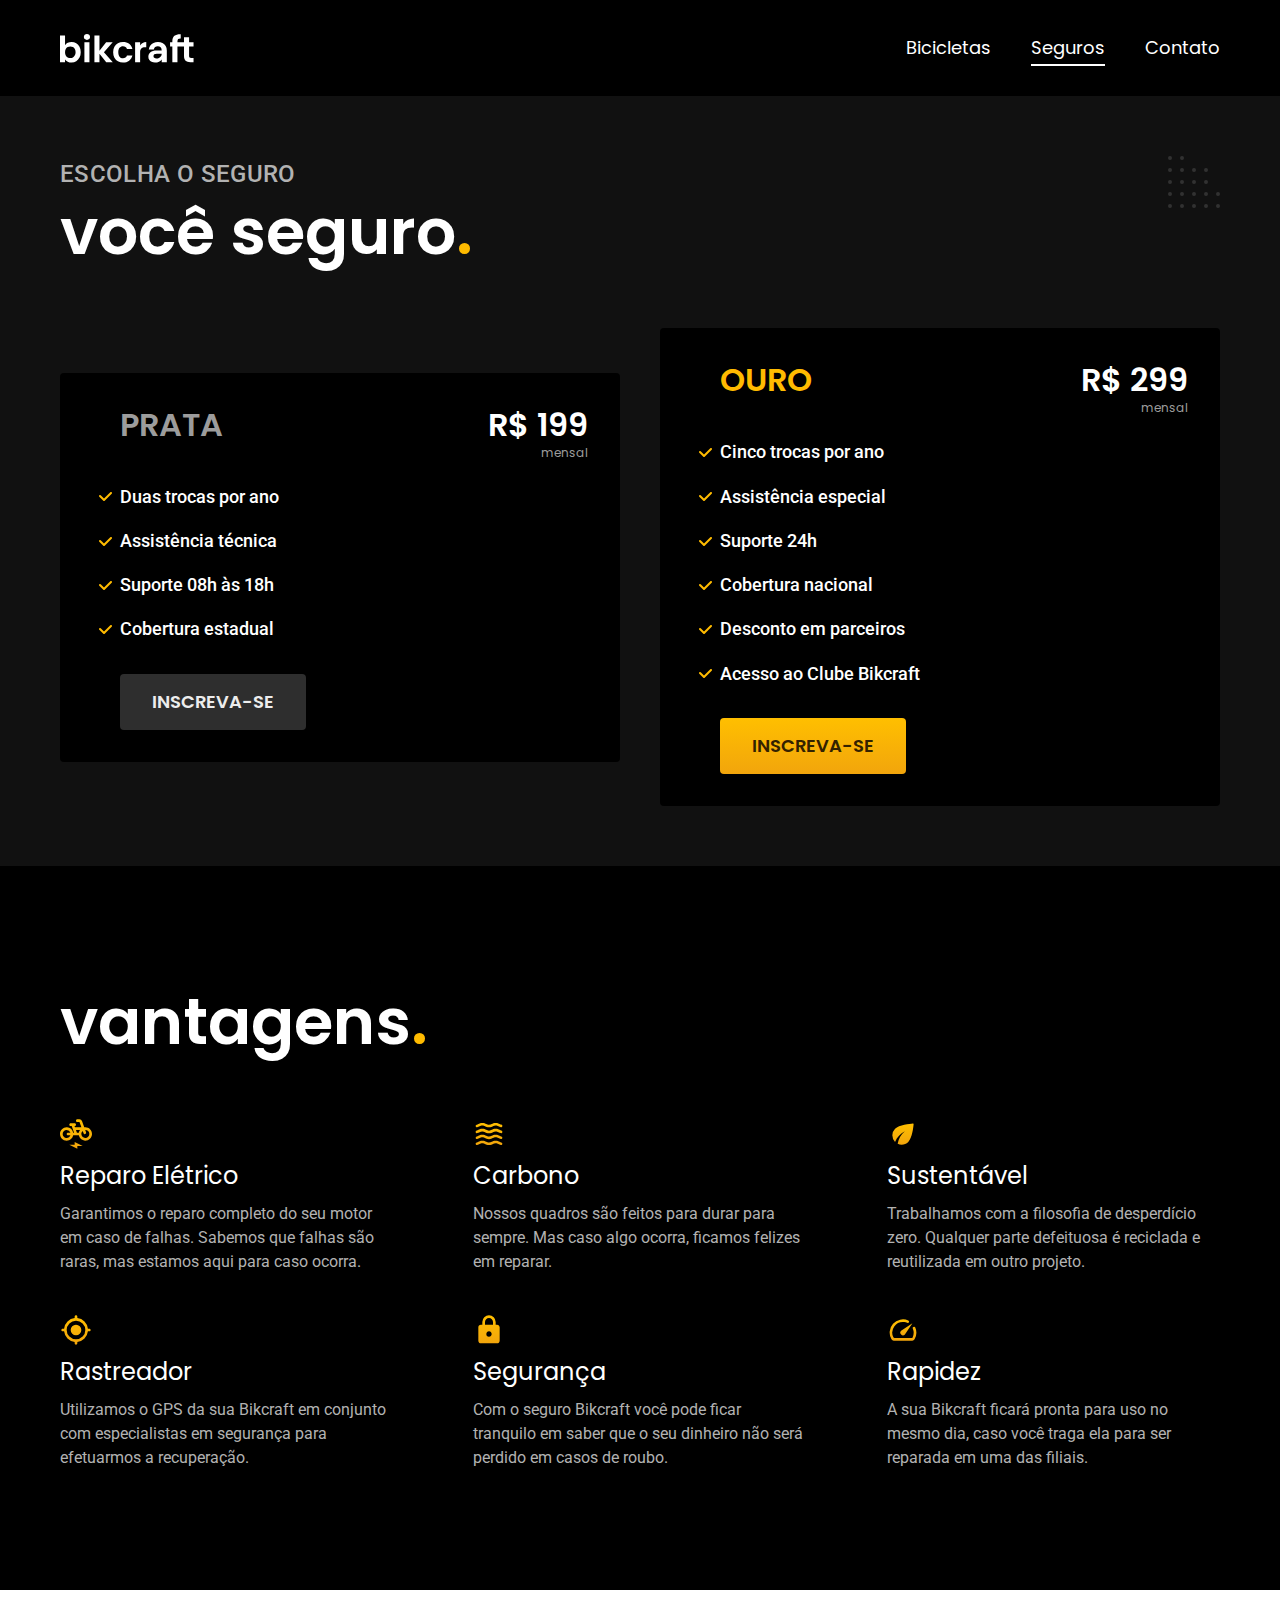
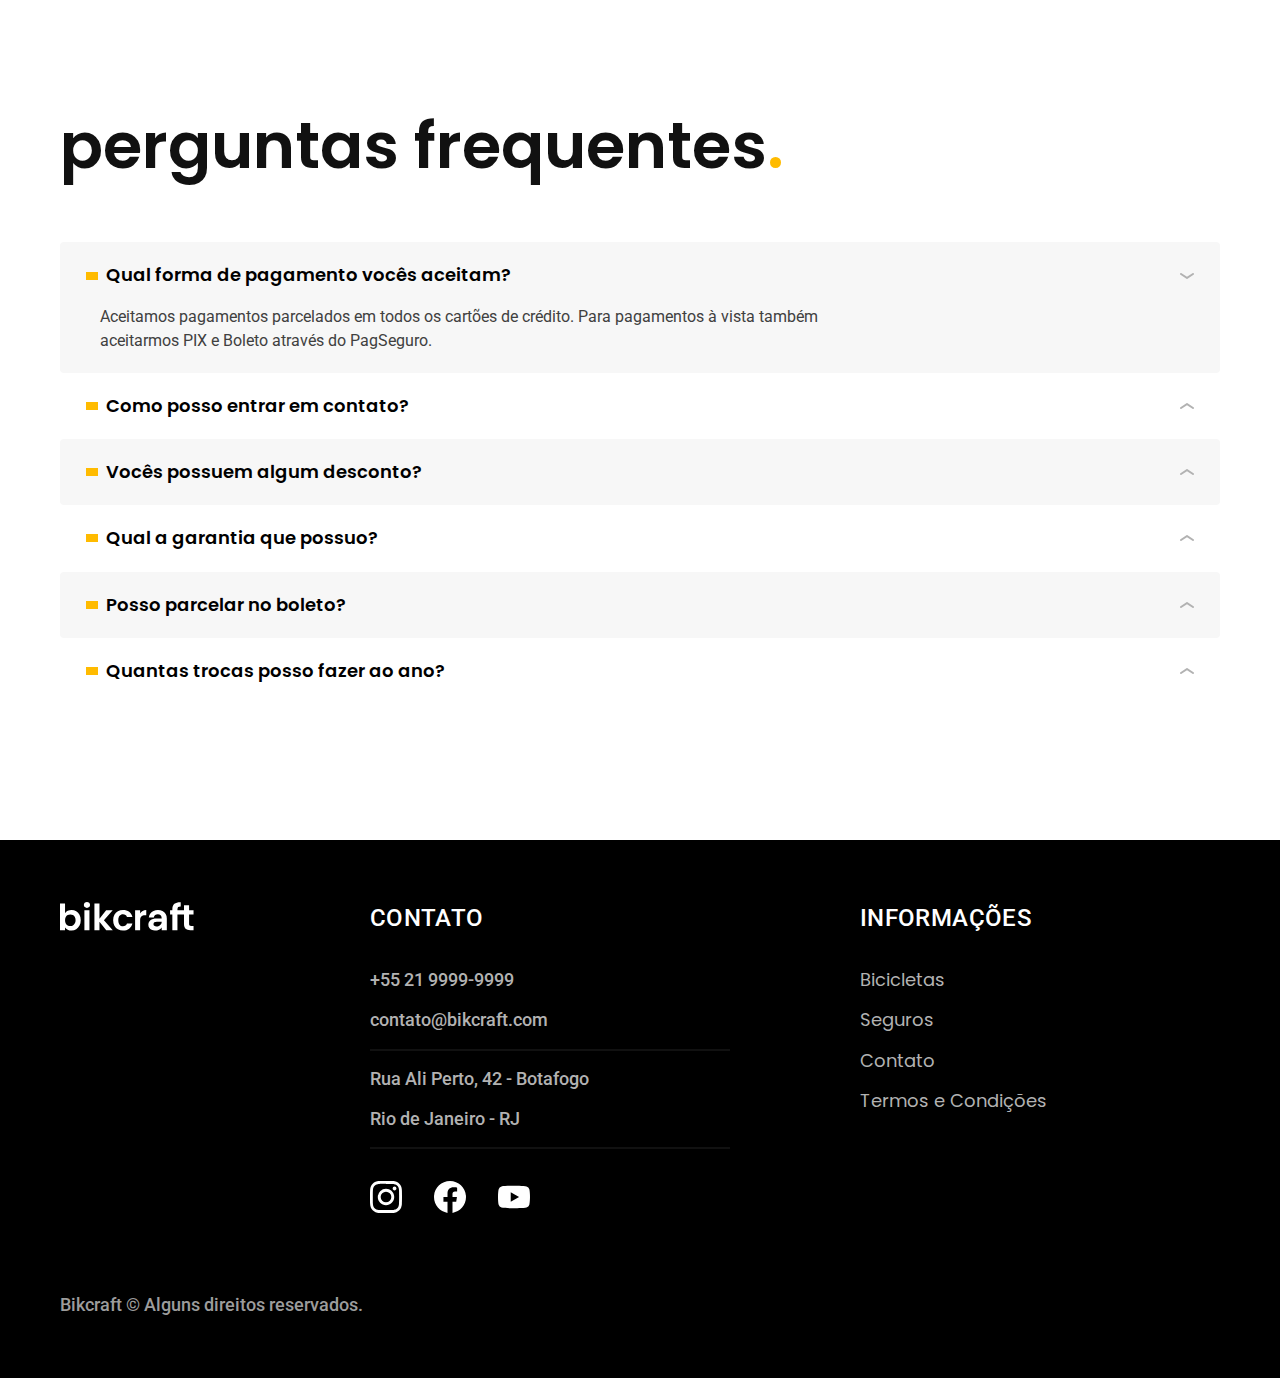
<file: 13-producao/1301-otimizar-producao/bikcraft/seguros.html>
<!DOCTYPE html>
<html lang="pt-br">

<head>
  <meta charset="UTF-8">
  <meta name="viewport" content="width=device-width, initial-scale=1.0">

  <title>Seguros | Bikcraft</title>
  <meta name="description" content="Seguros.">

  <link rel="icon" href="./favicon.svg" type="image/svg+xml">
  <link rel="preload" href="./css/style.min.css" as="style">
  <link rel="stylesheet" href="./css/style.min.css">
  <script>document.documentElement.classList.add('js');</script>

  <link rel="preconnect" href="https://fonts.googleapis.com">
  <link rel="preconnect" href="https://fonts.gstatic.com" crossorigin>
  <link href="https://fonts.googleapis.com/css2?family=Merriweather:ital,wght@1,900&family=Poppins:wght@400;600&family=Roboto:wght@400;500&display=swap" rel="stylesheet">
</head>

<body id="seguros">
  <header class="header-bg">
    <div class="header container">
      <a href="./">
        <img src="./img/bikcraft.svg" alt="Bikcraft">
      </a>

      <nav aria-label="primaria">
        <ul class="header-menu font-1-m cor-0">
          <li><a href="./bicicletas.html">Bicicletas</a></li>
          <li><a href="./seguros.html">Seguros</a></li>
          <li><a href="./contato.html">Contato</a></li>
        </ul>
      </nav>
    </div>
  </header>

  <main class="seguros-bg">
    <div class="titulo-bg">
      <div class="titulo container">
        <p class="font-2-l-b cor-5">Escolha o seguro</p>
        <h1 class="font-1-xxl cor-0">você seguro<span class="cor-p1">.</span></h1>
      </div>
    </div>

    <div class="seguros container">

      <div class="seguros-item fadeInLeft" data-anime="200">
        <h3 class="font-1-xl cor-6">PRATA</h3>
        <span class="font-1-xl cor-0">R$ 199 <span class="font-1-xs cor-6">mensal</span></span>
        <ul class="font-2-m cor-0">
          <li>Duas trocas por ano</li>
          <li>Assistência técnica</li>
          <li>Suporte 08h às 18h</li>
          <li>Cobertura estadual</li>
        </ul>
        <a class="botao secundario" href="./orcamento.html?tipo=seguro&produto=prata">Inscreva-se</a>
      </div>

      <div class="seguros-item fadeInRight" data-anime="400">
        <h3 class="font-1-xl cor-p1">OURO</h3>
        <span class="font-1-xl cor-0">R$ 299 <span class="font-1-xs cor-6">mensal</span></span>
        <ul class="font-2-m cor-0">
          <li>Cinco trocas por ano</li>
          <li>Assistência especial</li>
          <li>Suporte 24h</li>
          <li>Cobertura nacional</li>
          <li>Desconto em parceiros</li>
          <li>Acesso ao Clube Bikcraft</li>
        </ul>
        <a class="botao" href="./orcamento.html?tipo=seguro&produto=ouro">Inscreva-se</a>
      </div>
    </div>
  </main>

  <article class="vantagens-bg">
    <div class="vantagens container">
      <h2 class="font-1-xxl cor-0">vantagens<span class="cor-p1">.</span></h2>
      <ul>
        <li>
          <img src="./img/icones/eletrica.svg" alt="">
          <h3 class="font-1-l cor-0">Reparo Elétrico</h3>
          <p class="font-2-s cor-5">Garantimos o reparo completo do seu motor em caso de falhas. Sabemos que falhas são raras, mas estamos aqui para caso ocorra.</p>
        </li>
        <li>
          <img src="./img/icones/carbono.svg" alt="">
          <h3 class="font-1-l cor-0">Carbono</h3>
          <p class="font-2-s cor-5">Nossos quadros são feitos para durar para sempre. Mas caso algo ocorra, ficamos felizes em reparar.</p>
        </li>
        <li>
          <img src="./img/icones/sustentavel.svg" alt="">
          <h3 class="font-1-l cor-0">Sustentável</h3>
          <p class="font-2-s cor-5">Trabalhamos com a filosofia de desperdício zero. Qualquer parte defeituosa é reciclada e reutilizada em outro projeto.</p>
        </li>
        <li>
          <img src="./img/icones/rastreador.svg" alt="">
          <h3 class="font-1-l cor-0">Rastreador</h3>
          <p class="font-2-s cor-5">Utilizamos o GPS da sua Bikcraft em conjunto com especialistas em segurança para efetuarmos a recuperação.</p>
        </li>
        <li>
          <img src="./img/icones/seguro.svg" alt="">
          <h3 class="font-1-l cor-0">Segurança</h3>
          <p class="font-2-s cor-5">Com o seguro Bikcraft você pode ficar tranquilo em saber que o seu dinheiro não será perdido em casos de roubo.</p>
        </li>
        <li>
          <img src="./img/icones/velocidade.svg" alt="">
          <h3 class="font-1-l cor-0">Rapidez</h3>
          <p class="font-2-s cor-5">A sua Bikcraft ficará pronta para uso no mesmo dia, caso você traga ela para ser reparada em uma das filiais.</p>
        </li>
      </ul>
    </div>
  </article>

  <article class="perguntas container">
    <h2 class="font-1-xxl">perguntas frequentes<span class="cor-p1">.</span></h2>

    <dl>
      <div>
        <dt><button class="font-1-m-b" aria-controls="pergunta1" aria-expanded="true">Qual forma de pagamento vocês aceitam?</button></dt>
        <dd id="pergunta1" class="font-2-s cor-9 ativa">Aceitamos pagamentos parcelados em todos os cartões de crédito. Para pagamentos à vista também aceitarmos PIX e Boleto através do PagSeguro.</dd>
      </div>
      <div>
        <dt><button class="font-1-m-b" aria-controls="pergunta2" aria-expanded="false">Como posso entrar em contato?</button></dt>
        <dd id="pergunta2" class="font-2-s cor-9">Aceitamos pagamentos parcelados em todos os cartões de crédito. Para pagamentos à vista também aceitarmos PIX e Boleto através do PagSeguro.</dd>
      </div>
      <div>
        <dt><button class="font-1-m-b" aria-controls="pergunta3" aria-expanded="false">Vocês possuem algum desconto?</button></dt>
        <dd id="pergunta3" class="font-2-s cor-9">Aceitamos pagamentos parcelados em todos os cartões de crédito. Para pagamentos à vista também aceitarmos PIX e Boleto através do PagSeguro.</dd>
      </div>
      <div>
        <dt><button class="font-1-m-b" aria-controls="pergunta4" aria-expanded="false">Qual a garantia que possuo?</button></dt>
        <dd id="pergunta4" class="font-2-s cor-9">Aceitamos pagamentos parcelados em todos os cartões de crédito. Para pagamentos à vista também aceitarmos PIX e Boleto através do PagSeguro.</dd>
      </div>
      <div>
        <dt><button class="font-1-m-b" aria-controls="pergunta5" aria-expanded="false">Posso parcelar no boleto?</button></dt>
        <dd id="pergunta5" class="font-2-s cor-9">Aceitamos pagamentos parcelados em todos os cartões de crédito. Para pagamentos à vista também aceitarmos PIX e Boleto através do PagSeguro.</dd>
      </div>
      <div>
        <dt><button class="font-1-m-b" aria-controls="pergunta6" aria-expanded="false">Quantas trocas posso fazer ao ano?</button></dt>
        <dd id="pergunta6" class="font-2-s cor-9">Aceitamos pagamentos parcelados em todos os cartões de crédito. Para pagamentos à vista também aceitarmos PIX e Boleto através do PagSeguro.</dd>
      </div>
    </dl>
  </article>

  <footer class="footer-bg">
    <div class="footer container">
      <img src="./img/bikcraft.svg" alt="Bikcraft">
      <div class="footer-contato">
        <h3 class="font-2-l-b cor-0">Contato</h3>
        <ul class="font-2-m cor-5">
          <li><a href="tel:+552199999999">+55 21 9999-9999</a></li>
          <li><a href="mailto:contato@bikcraft.com">contato@bikcraft.com</a></li>
          <li>Rua Ali Perto, 42 - Botafogo</li>
          <li>Rio de Janeiro - RJ</li>
        </ul>
        <div class="footer-redes">
          <a href="./">
            <img src="./img/redes/instagram.svg" alt="Instagram">
          </a>
          <a href="./">
            <img src="./img/redes/facebook.svg" alt="Facebook">
          </a>
          <a href="./">
            <img src="./img/redes/youtube.svg" alt="Youtube">
          </a>
        </div>
      </div>
      <div class="footer-informacoes">
        <h3 class="font-2-l-b cor-0">Informações</h3>
        <nav>
          <ul class="font-1-m cor-5">
            <li><a href="./bicicletas.html">Bicicletas</a></li>
            <li><a href="./seguros.html">Seguros</a></li>
            <li><a href="./contato.html">Contato</a></li>
            <li><a href="./termos.html">Termos e Condições</a></li>
          </ul>
        </nav>
      </div>
      <p class="footer-copy font-2-m cor-6">Bikcraft © Alguns direitos reservados.</p>
    </div>
  </footer>

  <script src="./js/plugins/simple-anime.js"></script>
  <script src="./js/script.js"></script>
</body>

</html>
</file>
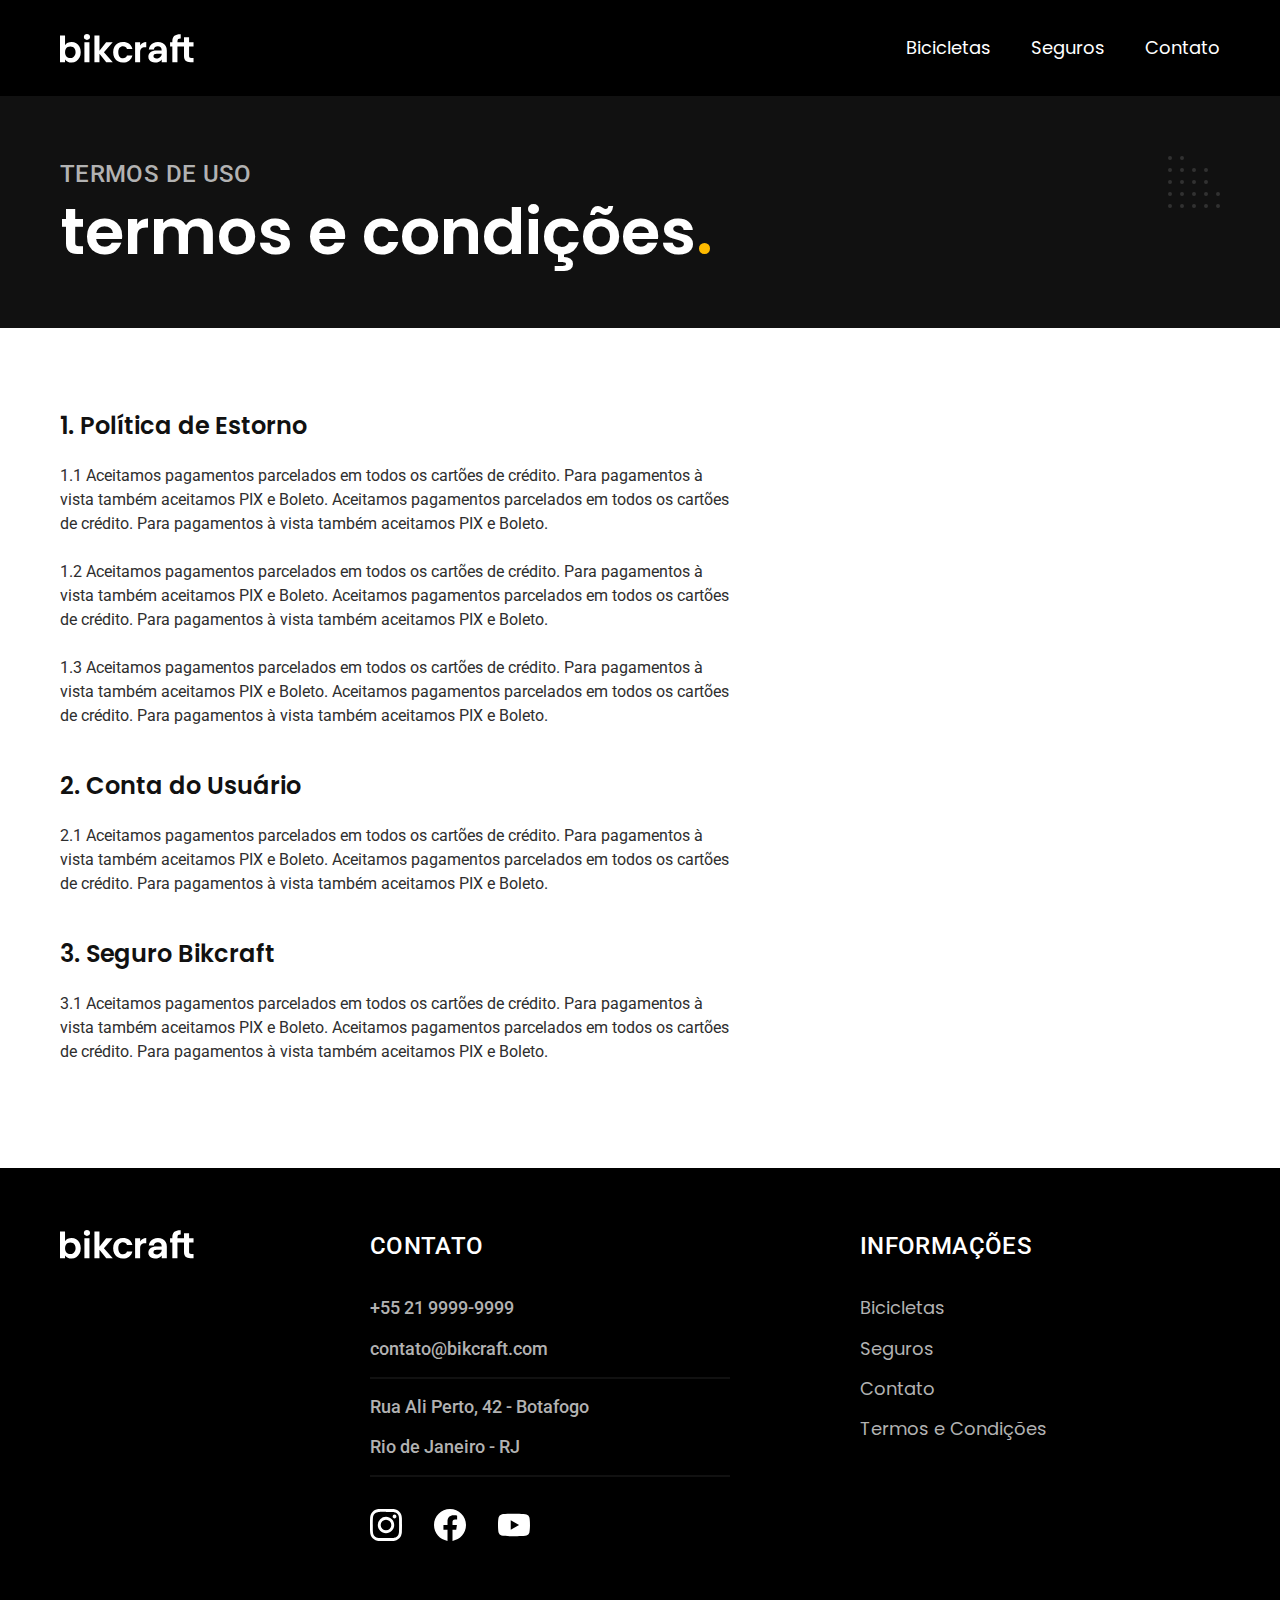
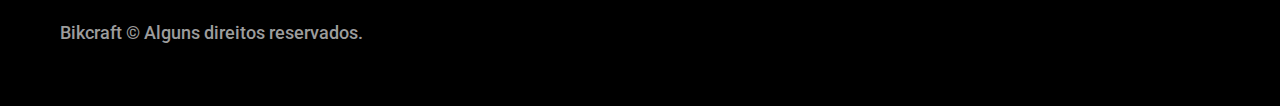
<file: 13-producao/1301-otimizar-producao/bikcraft/termos.html>
<!DOCTYPE html>
<html lang="pt-br">

<head>
  <meta charset="UTF-8">
  <meta name="viewport" content="width=device-width, initial-scale=1.0">

  <title>Termos e Condições | Bikcraft</title>
  <meta name="description" content="Termos e condições.">

  <link rel="icon" href="./favicon.svg" type="image/svg+xml">
  <link rel="preload" href="./css/style.min.css" as="style">
  <link rel="stylesheet" href="./css/style.min.css">
  <script>document.documentElement.classList.add('js');</script>

  <link rel="preconnect" href="https://fonts.googleapis.com">
  <link rel="preconnect" href="https://fonts.gstatic.com" crossorigin>
  <link href="https://fonts.googleapis.com/css2?family=Merriweather:ital,wght@1,900&family=Poppins:wght@400;600&family=Roboto:wght@400;500&display=swap" rel="stylesheet">
</head>

<body id="termos">
  <header class="header-bg">
    <div class="header container">
      <a href="./">
        <img src="./img/bikcraft.svg" alt="Bikcraft">
      </a>

      <nav aria-label="primaria">
        <ul class="header-menu font-1-m cor-0">
          <li><a href="./bicicletas.html">Bicicletas</a></li>
          <li><a href="./seguros.html">Seguros</a></li>
          <li><a href="./contato.html">Contato</a></li>
        </ul>
      </nav>
    </div>
  </header>

  <main>
    <div class="titulo-bg">
      <div class="titulo container">
        <p class="font-2-l-b cor-5">Termos de uso</p>
        <h1 class="font-1-xxl cor-0">termos e condições<span class="cor-p1">.</span></h1>
      </div>
    </div>

    <div class="termos font-2-s cor-10 container">
      <h2 class="font-1-l cor-11">1. Política de Estorno</h2>
      <p>1.1 Aceitamos pagamentos parcelados em todos os cartões de crédito. Para pagamentos à vista também aceitamos PIX e Boleto. Aceitamos pagamentos parcelados em todos os cartões de crédito. Para pagamentos à vista também aceitamos PIX e Boleto.</p>
      <p>1.2 Aceitamos pagamentos parcelados em todos os cartões de crédito. Para pagamentos à vista também aceitamos PIX e Boleto. Aceitamos pagamentos parcelados em todos os cartões de crédito. Para pagamentos à vista também aceitamos PIX e Boleto.</p>
      <p>1.3 Aceitamos pagamentos parcelados em todos os cartões de crédito. Para pagamentos à vista também aceitamos PIX e Boleto. Aceitamos pagamentos parcelados em todos os cartões de crédito. Para pagamentos à vista também aceitamos PIX e Boleto.</p>
      <h2 class="font-1-l cor-11">2. Conta do Usuário</h2>
      <p>2.1 Aceitamos pagamentos parcelados em todos os cartões de crédito. Para pagamentos à vista também aceitamos PIX e Boleto. Aceitamos pagamentos parcelados em todos os cartões de crédito. Para pagamentos à vista também aceitamos PIX e Boleto.</p>
      <h2 class="font-1-l cor-11">3. Seguro Bikcraft</h2>
      <p>3.1 Aceitamos pagamentos parcelados em todos os cartões de crédito. Para pagamentos à vista também aceitamos PIX e Boleto. Aceitamos pagamentos parcelados em todos os cartões de crédito. Para pagamentos à vista também aceitamos PIX e Boleto.</p>
    </div>
  </main>

  <footer class="footer-bg">
    <div class="footer container">
      <img src="./img/bikcraft.svg" alt="Bikcraft">
      <div class="footer-contato">
        <h3 class="font-2-l-b cor-0">Contato</h3>
        <ul class="font-2-m cor-5">
          <li><a href="tel:+552199999999">+55 21 9999-9999</a></li>
          <li><a href="mailto:contato@bikcraft.com">contato@bikcraft.com</a></li>
          <li>Rua Ali Perto, 42 - Botafogo</li>
          <li>Rio de Janeiro - RJ</li>
        </ul>
        <div class="footer-redes">
          <a href="./">
            <img src="./img/redes/instagram.svg" alt="Instagram">
          </a>
          <a href="./">
            <img src="./img/redes/facebook.svg" alt="Facebook">
          </a>
          <a href="./">
            <img src="./img/redes/youtube.svg" alt="Youtube">
          </a>
        </div>
      </div>
      <div class="footer-informacoes">
        <h3 class="font-2-l-b cor-0">Informações</h3>
        <nav>
          <ul class="font-1-m cor-5">
            <li><a href="./bicicletas.html">Bicicletas</a></li>
            <li><a href="./seguros.html">Seguros</a></li>
            <li><a href="./contato.html">Contato</a></li>
            <li><a href="./termos.html">Termos e Condições</a></li>
          </ul>
        </nav>
      </div>
      <p class="footer-copy font-2-m cor-6">Bikcraft © Alguns direitos reservados.</p>
    </div>
  </footer>
  <script src="./js/script.js"></script>
</body>

</html>
</file>
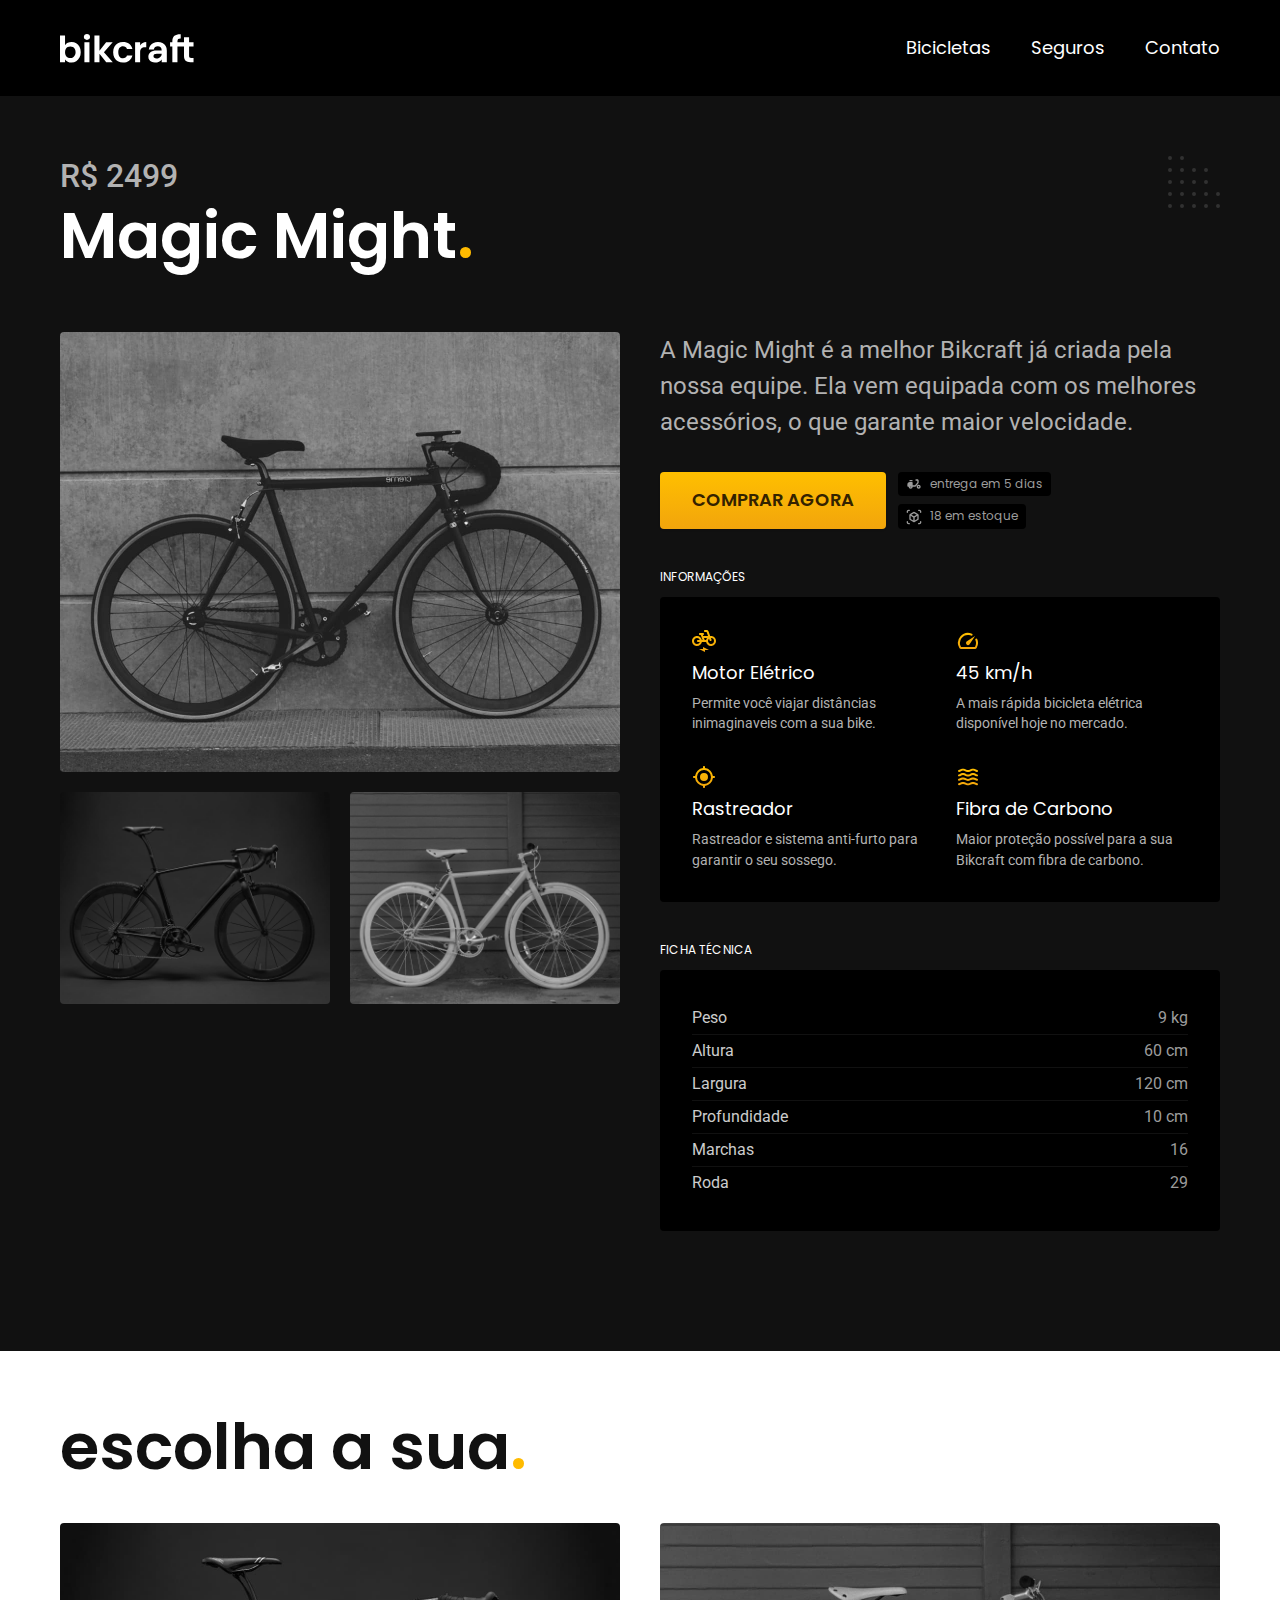
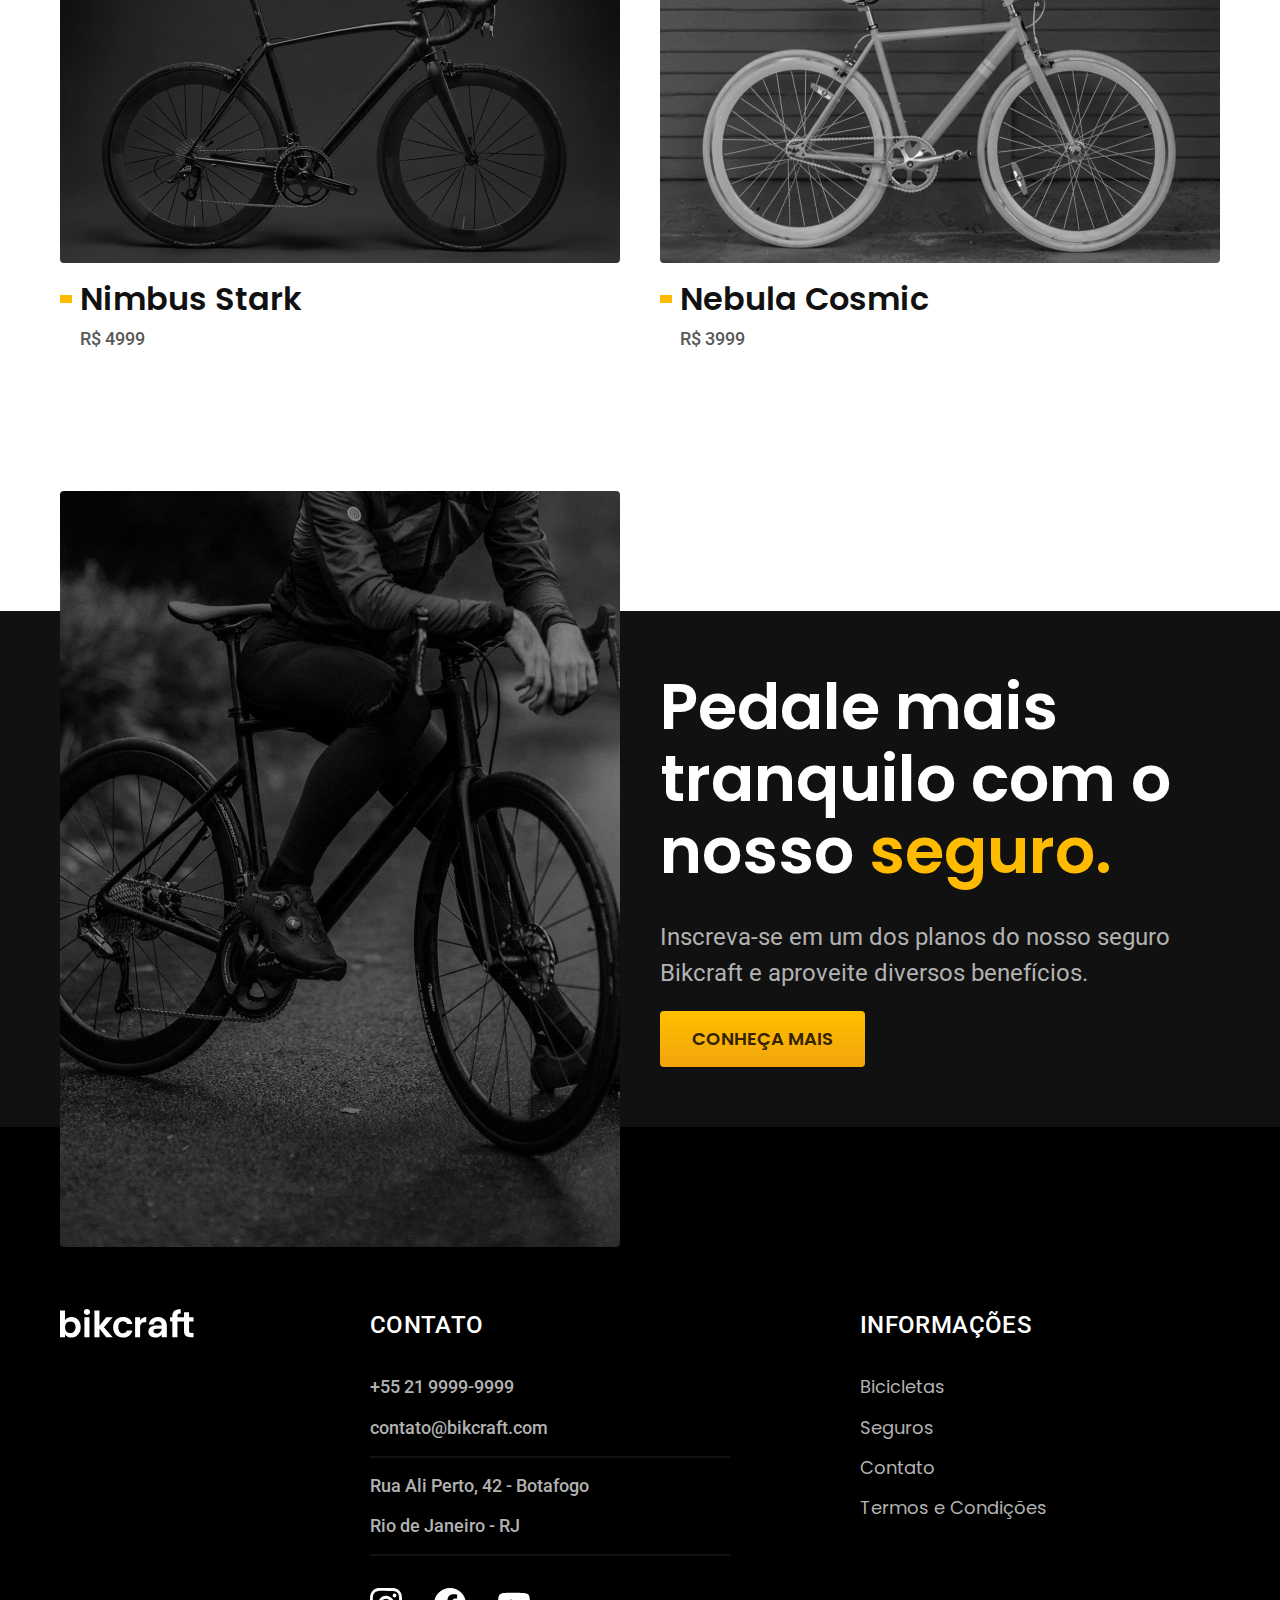
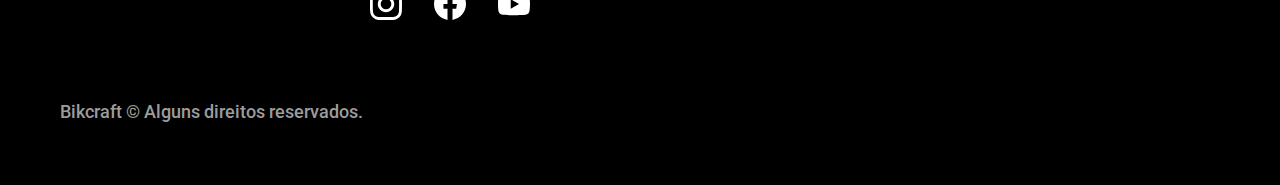
<file: 13-producao/1301-otimizar-producao/bikcraft/bicicletas/magic.html>
<!DOCTYPE html>
<html lang="pt-br">

<head>
  <meta charset="UTF-8">
  <meta name="viewport" content="width=device-width, initial-scale=1.0">

  <title>Magic | Bikcraft</title>
  <meta name="description" content="Magic.">

  <link rel="icon" href="../favicon.svg" type="image/svg+xml">
  <link rel="preload" href="../css/style.min.css" as="style">
  <link rel="stylesheet" href="../css/style.min.css">
  <script>document.documentElement.classList.add('js');</script>

  <link rel="preconnect" href="https://fonts.googleapis.com">
  <link rel="preconnect" href="https://fonts.gstatic.com" crossorigin>
  <link href="https://fonts.googleapis.com/css2?family=Merriweather:ital,wght@1,900&family=Poppins:wght@400;600&family=Roboto:wght@400;500&display=swap" rel="stylesheet">
</head>

<body id="bicicleta">
  <header class="header-bg">
    <div class="header container">
      <a href="../">
        <img src="../img/bikcraft.svg" alt="Bikcraft">
      </a>

      <nav aria-label="primaria">
        <ul class="header-menu font-1-m cor-0">
          <li><a href="../bicicletas.html">Bicicletas</a></li>
          <li><a href="../seguros.html">Seguros</a></li>
          <li><a href="../contato.html">Contato</a></li>
        </ul>
      </nav>
    </div>
  </header>

  <main class="titulo-bg">
    <div>
      <div class="titulo container">
        <p class="font-2-xl cor-5">R$ 2499</p>
        <h1 class="font-1-xxl cor-0">Magic Might<span class="cor-p1">.</span></h1>
      </div>
    </div>
    <div class="bicicleta container">
      <div class="bicicleta-imagens">
        <img src="../img/bicicleta/nimbus2.jpg" alt="Bicicleta 1">
        <img src="../img/bicicleta/nimbus1.jpg" alt="Bicicleta 2">
        <img src="../img/bicicleta/nimbus3.jpg" alt="Bicicleta 3">
      </div>
      <div class="bicicleta-conteudo">
        <p class="font-2-l cor-5">A Magic Might é a melhor Bikcraft já criada pela nossa equipe. Ela vem equipada com os melhores acessórios, o que garante maior velocidade.</p>
        <div class="bicicleta-comprar">
          <a class="botao" href="../orcamento.html?tipo=bikcraft&produto=magic">Comprar Agora</a>
          <span class="font-1-xs cor-6"><img src="../img/icones/entrega.svg" alt=""> entrega em 5 dias</span>
          <span class="font-1-xs cor-6"><img src="../img/icones/estoque.svg" alt=""> 18 em estoque</span>
        </div>

        <h2 class="font-1-xs cor-0">Informações</h2>
        <ul class="bicicleta-informacoes">
          <li>
            <img src="../img/icones/eletrica.svg" alt="">
            <h3 class="font-1-m cor-0">Motor Elétrico</h3>
            <p class="font-2-xs cor-5">Permite você viajar distâncias inimaginaveis com a sua bike.</p>
          </li>
          <li>
            <img src="../img/icones/velocidade.svg" alt="">
            <h3 class="font-1-m cor-0">45 km/h</h3>
            <p class="font-2-xs cor-5">A mais rápida bicicleta elétrica disponível hoje no mercado.</p>
          </li>
          <li>
            <img src="../img/icones/rastreador.svg" alt="">
            <h3 class="font-1-m cor-0">Rastreador</h3>
            <p class="font-2-xs cor-5">Rastreador e sistema anti-furto para garantir o seu sossego.</p>
          </li>
          <li>
            <img src="../img/icones/carbono.svg" alt="">
            <h3 class="font-1-m cor-0">Fibra de Carbono</h3>
            <p class="font-2-xs cor-5">Maior proteção possível para a sua Bikcraft com fibra de carbono.</p>
          </li>
        </ul>
        <h2 class="font-1-xs cor-0">Ficha Técnica</h2>
        <ul class="bicicleta-ficha font-2-s cor-4">
          <li>Peso <span>9 kg</span></li>
          <li>Altura <span>60 cm</span></li>
          <li>Largura <span>120 cm</span></li>
          <li>Profundidade <span>10 cm</span></li>
          <li>Marchas <span>16</span></li>
          <li>Roda <span>29</span></li>
        </ul>
      </div>
    </div>
  </main>

  <article class="bicicletas-lista container">
    <h2 class="font-1-xxl">escolha a sua<span class="cor-p1">.</span></h2>

    <ul>
      <li>
        <a href="./nimbus.html">
          <img src="../img/bicicletas/nimbus.jpg" alt="Bicicleta preta">
          <h3 class="font-1-xl">Nimbus Stark</h3>
          <span class="font-2-m cor-8">R$ 4999</span>
        </a>
      </li>
      <li>
        <a href="./nebula.html">
          <img src="../img/bicicletas/nebula.jpg" alt="Bicicleta preta">
          <h3 class="font-1-xl">Nebula Cosmic</h3>
          <span class="font-2-m cor-8">R$ 3999</span>
        </a>
      </li>
    </ul>
  </article>

  <article class="seguro-bg">
    <div class="seguro container">
      <div class="seguro-imagem">
        <img src="../img/fotos/seguros.jpg" alt="Pessoa parada em cima de uma bicicleta.">
      </div>
      <div class="seguro-conteudo">
        <h2 class="font-1-xxl cor-0">Pedale mais tranquilo com o nosso <span class="cor-p1">seguro.</span></h2>
        <p class="font-2-l cor-5">Inscreva-se em um dos planos do nosso seguro Bikcraft e aproveite diversos benefícios.</p>
        <a class="botao" href="../seguros.html">Conheça Mais</a>
      </div>
    </div>
  </article>

  <footer class="footer-bg">
    <div class="footer container">
      <img src="../img/bikcraft.svg" alt="Bikcraft">
      <div class="footer-contato">
        <h3 class="font-2-l-b cor-0">Contato</h3>
        <ul class="font-2-m cor-5">
          <li><a href="tel:+552199999999">+55 21 9999-9999</a></li>
          <li><a href="mailto:contato@bikcraft.com">contato@bikcraft.com</a></li>
          <li>Rua Ali Perto, 42 - Botafogo</li>
          <li>Rio de Janeiro - RJ</li>
        </ul>
        <div class="footer-redes">
          <a href="../">
            <img src="../img/redes/instagram.svg" alt="Instagram">
          </a>
          <a href="../">
            <img src="../img/redes/facebook.svg" alt="Facebook">
          </a>
          <a href="../">
            <img src="../img/redes/youtube.svg" alt="Youtube">
          </a>
        </div>
      </div>
      <div class="footer-informacoes">
        <h3 class="font-2-l-b cor-0">Informações</h3>
        <nav>
          <ul class="font-1-m cor-5">
            <li><a href="../bicicletas.html">Bicicletas</a></li>
            <li><a href="../seguros.html">Seguros</a></li>
            <li><a href="../contato.html">Contato</a></li>
            <li><a href="../termos.html">Termos e Condições</a></li>
          </ul>
        </nav>
      </div>
      <p class="footer-copy font-2-m cor-6">Bikcraft © Alguns direitos reservados.</p>
    </div>
  </footer>
  <script src="../js/script.js"></script>
</body>

</html>
</file>
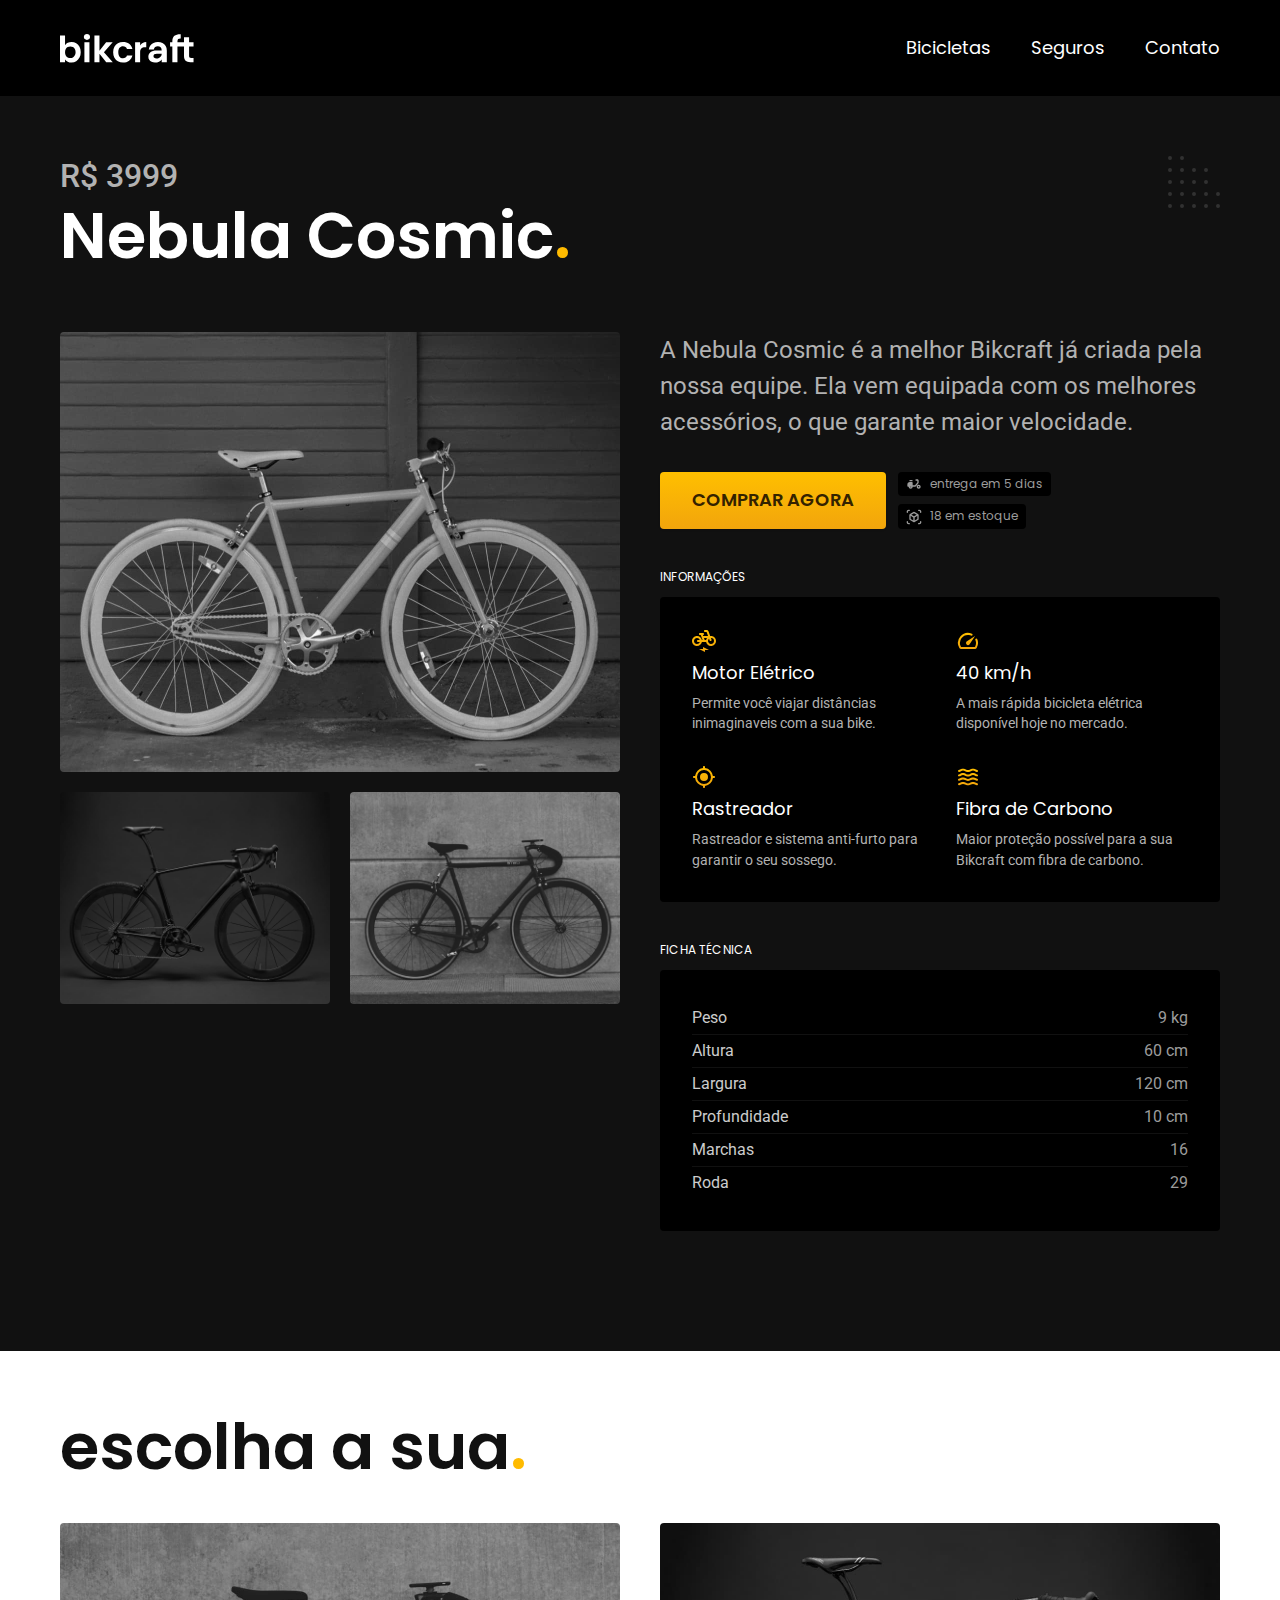
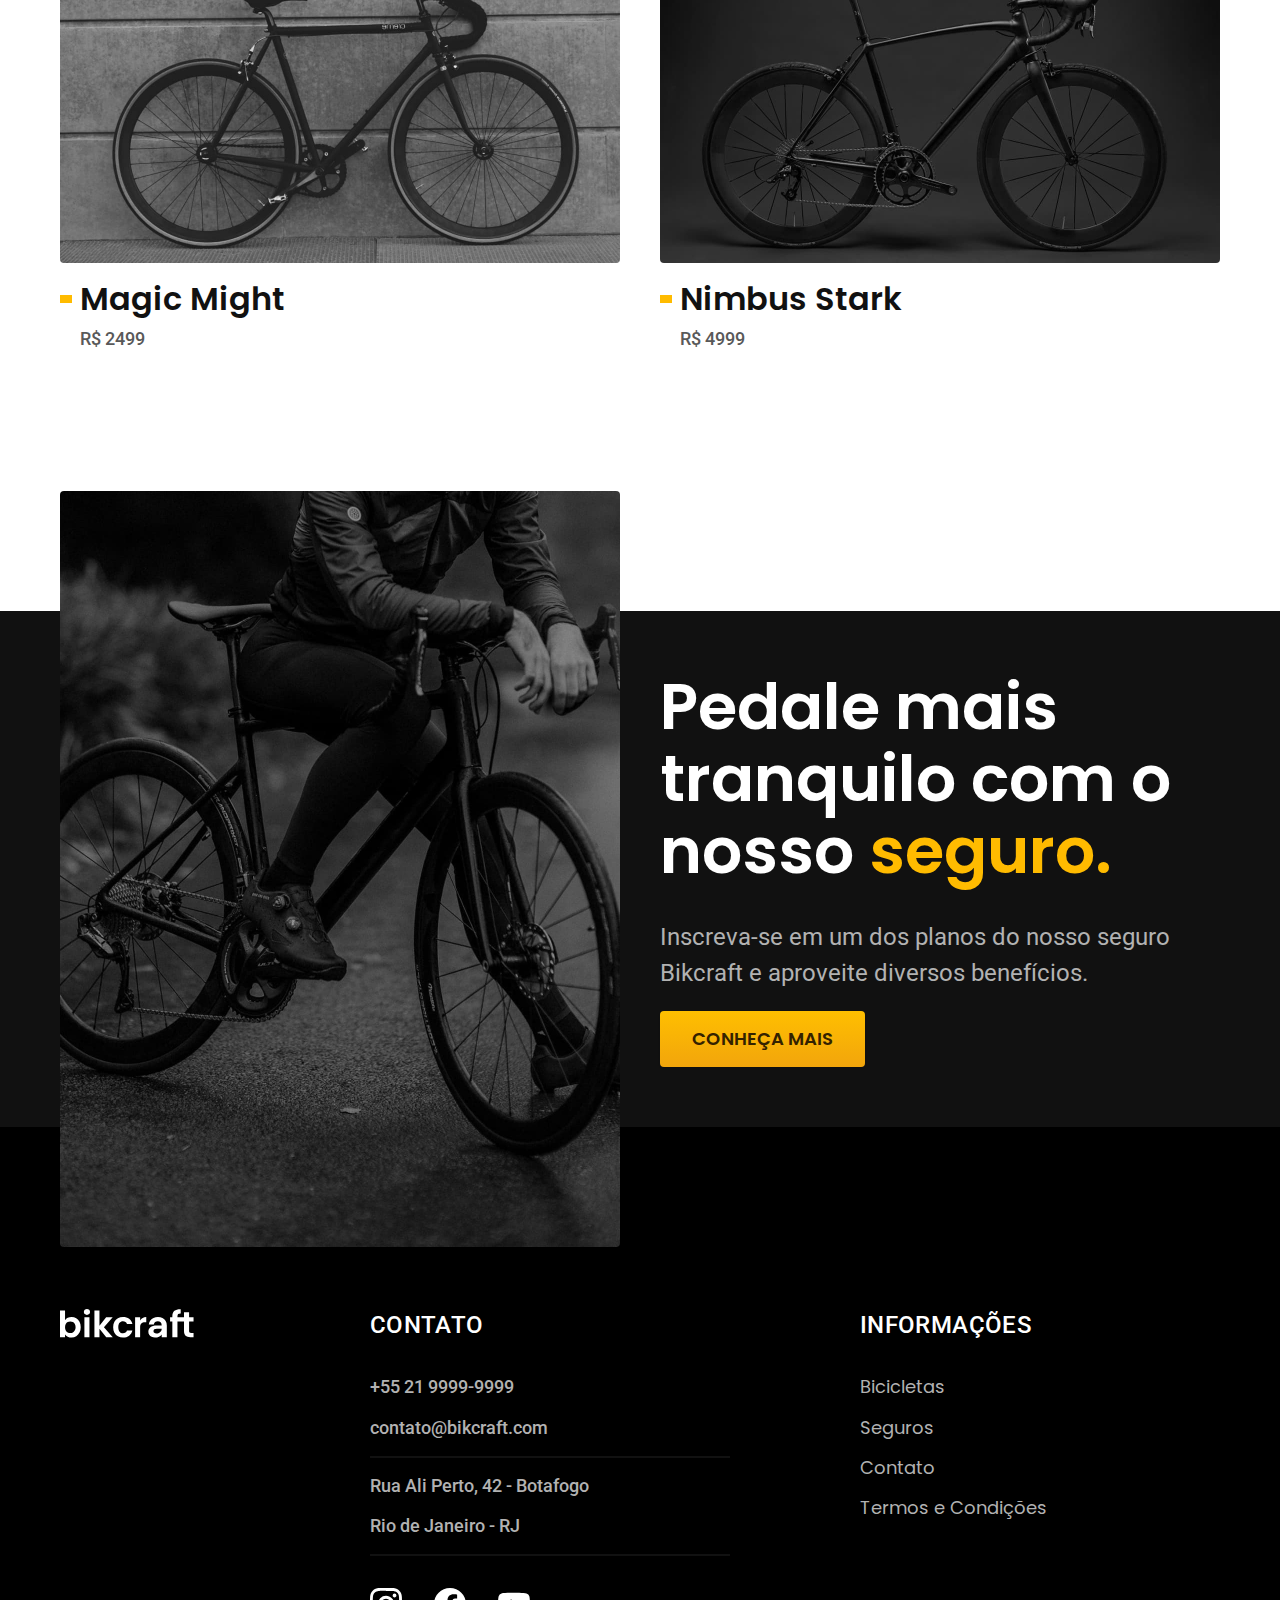
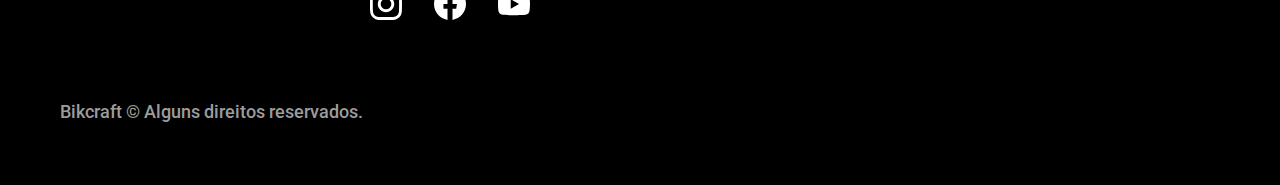
<file: 13-producao/1301-otimizar-producao/bikcraft/bicicletas/nebula.html>
<!DOCTYPE html>
<html lang="pt-br">

<head>
  <meta charset="UTF-8">
  <meta name="viewport" content="width=device-width, initial-scale=1.0">

  <title>Nebula | Bikcraft</title>
  <meta name="description" content="Nebula.">

  <link rel="icon" href="../favicon.svg" type="image/svg+xml">
  <link rel="preload" href="../css/style.min.css" as="style">
  <link rel="stylesheet" href="../css/style.min.css">
  <script>document.documentElement.classList.add('js');</script>

  <link rel="preconnect" href="https://fonts.googleapis.com">
  <link rel="preconnect" href="https://fonts.gstatic.com" crossorigin>
  <link href="https://fonts.googleapis.com/css2?family=Merriweather:ital,wght@1,900&family=Poppins:wght@400;600&family=Roboto:wght@400;500&display=swap" rel="stylesheet">
</head>

<body id="bicicleta">
  <header class="header-bg">
    <div class="header container">
      <a href="../">
        <img src="../img/bikcraft.svg" alt="Bikcraft">
      </a>

      <nav aria-label="primaria">
        <ul class="header-menu font-1-m cor-0">
          <li><a href="../bicicletas.html">Bicicletas</a></li>
          <li><a href="../seguros.html">Seguros</a></li>
          <li><a href="../contato.html">Contato</a></li>
        </ul>
      </nav>
    </div>
  </header>

  <main class="titulo-bg">
    <div>
      <div class="titulo container">
        <p class="font-2-xl cor-5">R$ 3999</p>
        <h1 class="font-1-xxl cor-0">Nebula Cosmic<span class="cor-p1">.</span></h1>
      </div>
    </div>
    <div class="bicicleta container">
      <div class="bicicleta-imagens">
        <img src="../img/bicicleta/nimbus3.jpg" alt="Bicicleta 1">
        <img src="../img/bicicleta/nimbus1.jpg" alt="Bicicleta 2">
        <img src="../img/bicicleta/nimbus2.jpg" alt="Bicicleta 3">
      </div>
      <div class="bicicleta-conteudo">
        <p class="font-2-l cor-5">A Nebula Cosmic é a melhor Bikcraft já criada pela nossa equipe. Ela vem equipada com os melhores acessórios, o que garante maior velocidade.</p>
        <div class="bicicleta-comprar">
          <a class="botao" href="../orcamento.html?tipo=bikcraft&produto=nebula">Comprar Agora</a>
          <span class="font-1-xs cor-6"><img src="../img/icones/entrega.svg" alt=""> entrega em 5 dias</span>
          <span class="font-1-xs cor-6"><img src="../img/icones/estoque.svg" alt=""> 18 em estoque</span>
        </div>

        <h2 class="font-1-xs cor-0">Informações</h2>
        <ul class="bicicleta-informacoes">
          <li>
            <img src="../img/icones/eletrica.svg" alt="">
            <h3 class="font-1-m cor-0">Motor Elétrico</h3>
            <p class="font-2-xs cor-5">Permite você viajar distâncias inimaginaveis com a sua bike.</p>
          </li>
          <li>
            <img src="../img/icones/velocidade.svg" alt="">
            <h3 class="font-1-m cor-0">40 km/h</h3>
            <p class="font-2-xs cor-5">A mais rápida bicicleta elétrica disponível hoje no mercado.</p>
          </li>
          <li>
            <img src="../img/icones/rastreador.svg" alt="">
            <h3 class="font-1-m cor-0">Rastreador</h3>
            <p class="font-2-xs cor-5">Rastreador e sistema anti-furto para garantir o seu sossego.</p>
          </li>
          <li>
            <img src="../img/icones/carbono.svg" alt="">
            <h3 class="font-1-m cor-0">Fibra de Carbono</h3>
            <p class="font-2-xs cor-5">Maior proteção possível para a sua Bikcraft com fibra de carbono.</p>
          </li>
        </ul>
        <h2 class="font-1-xs cor-0">Ficha Técnica</h2>
        <ul class="bicicleta-ficha font-2-s cor-4">
          <li>Peso <span>9 kg</span></li>
          <li>Altura <span>60 cm</span></li>
          <li>Largura <span>120 cm</span></li>
          <li>Profundidade <span>10 cm</span></li>
          <li>Marchas <span>16</span></li>
          <li>Roda <span>29</span></li>
        </ul>
      </div>
    </div>
  </main>

  <article class="bicicletas-lista container">
    <h2 class="font-1-xxl">escolha a sua<span class="cor-p1">.</span></h2>

    <ul>
      <li>
        <a href="./magic.html">
          <img src="../img/bicicletas/magic.jpg" alt="Bicicleta preta">
          <h3 class="font-1-xl">Magic Might</h3>
          <span class="font-2-m cor-8">R$ 2499</span>
        </a>
      </li>
      <li>
        <a href="./nimbus.html">
          <img src="../img/bicicletas/nimbus.jpg" alt="Bicicleta preta">
          <h3 class="font-1-xl">Nimbus Stark</h3>
          <span class="font-2-m cor-8">R$ 4999</span>
        </a>
      </li>
    </ul>
  </article>

  <article class="seguro-bg">
    <div class="seguro container">
      <div class="seguro-imagem">
        <img src="../img/fotos/seguros.jpg" alt="Pessoa parada em cima de uma bicicleta.">
      </div>
      <div class="seguro-conteudo">
        <h2 class="font-1-xxl cor-0">Pedale mais tranquilo com o nosso <span class="cor-p1">seguro.</span></h2>
        <p class="font-2-l cor-5">Inscreva-se em um dos planos do nosso seguro Bikcraft e aproveite diversos benefícios.</p>
        <a class="botao" href="../seguros.html">Conheça Mais</a>
      </div>
    </div>
  </article>

  <footer class="footer-bg">
    <div class="footer container">
      <img src="../img/bikcraft.svg" alt="Bikcraft">
      <div class="footer-contato">
        <h3 class="font-2-l-b cor-0">Contato</h3>
        <ul class="font-2-m cor-5">
          <li><a href="tel:+552199999999">+55 21 9999-9999</a></li>
          <li><a href="mailto:contato@bikcraft.com">contato@bikcraft.com</a></li>
          <li>Rua Ali Perto, 42 - Botafogo</li>
          <li>Rio de Janeiro - RJ</li>
        </ul>
        <div class="footer-redes">
          <a href="../">
            <img src="../img/redes/instagram.svg" alt="Instagram">
          </a>
          <a href="../">
            <img src="../img/redes/facebook.svg" alt="Facebook">
          </a>
          <a href="../">
            <img src="../img/redes/youtube.svg" alt="Youtube">
          </a>
        </div>
      </div>
      <div class="footer-informacoes">
        <h3 class="font-2-l-b cor-0">Informações</h3>
        <nav>
          <ul class="font-1-m cor-5">
            <li><a href="../bicicletas.html">Bicicletas</a></li>
            <li><a href="../seguros.html">Seguros</a></li>
            <li><a href="../contato.html">Contato</a></li>
            <li><a href="../termos.html">Termos e Condições</a></li>
          </ul>
        </nav>
      </div>
      <p class="footer-copy font-2-m cor-6">Bikcraft © Alguns direitos reservados.</p>
    </div>
  </footer>
  <script src="../js/script.js"></script>
</body>

</html>
</file>
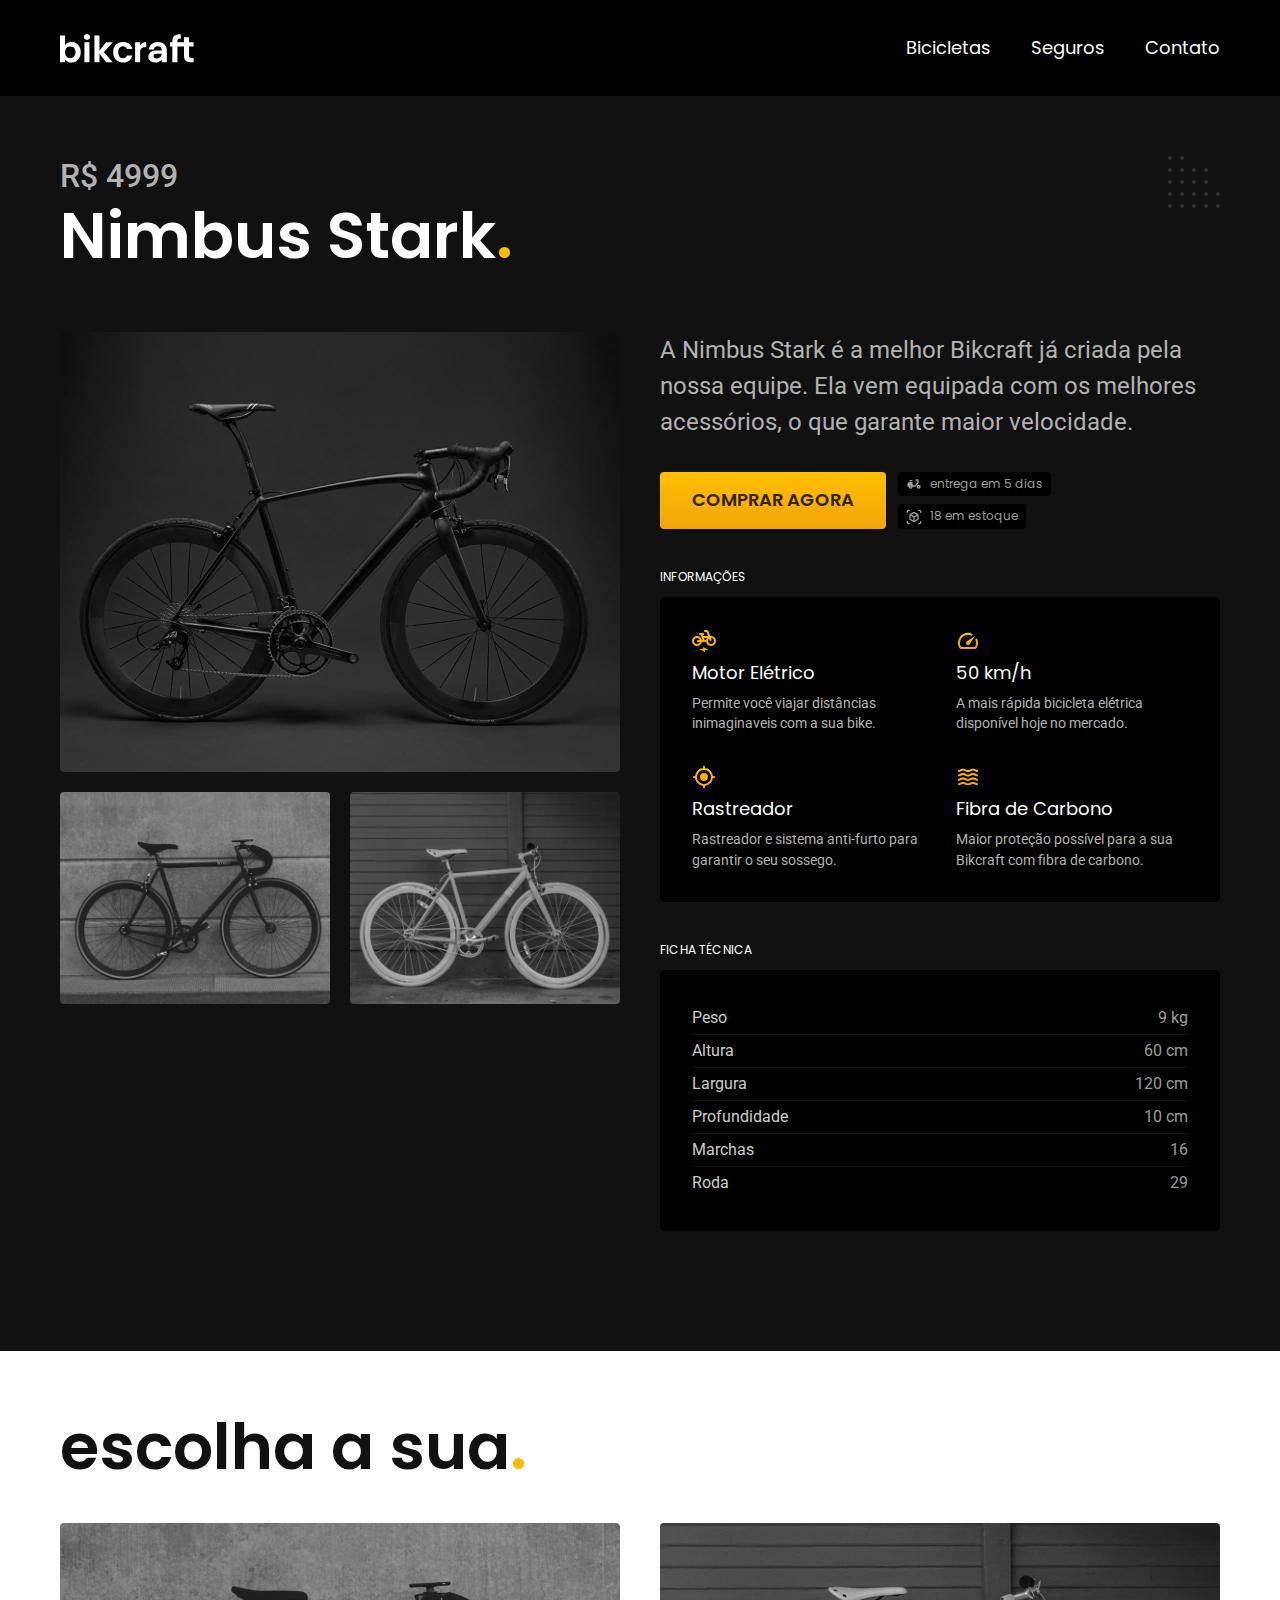
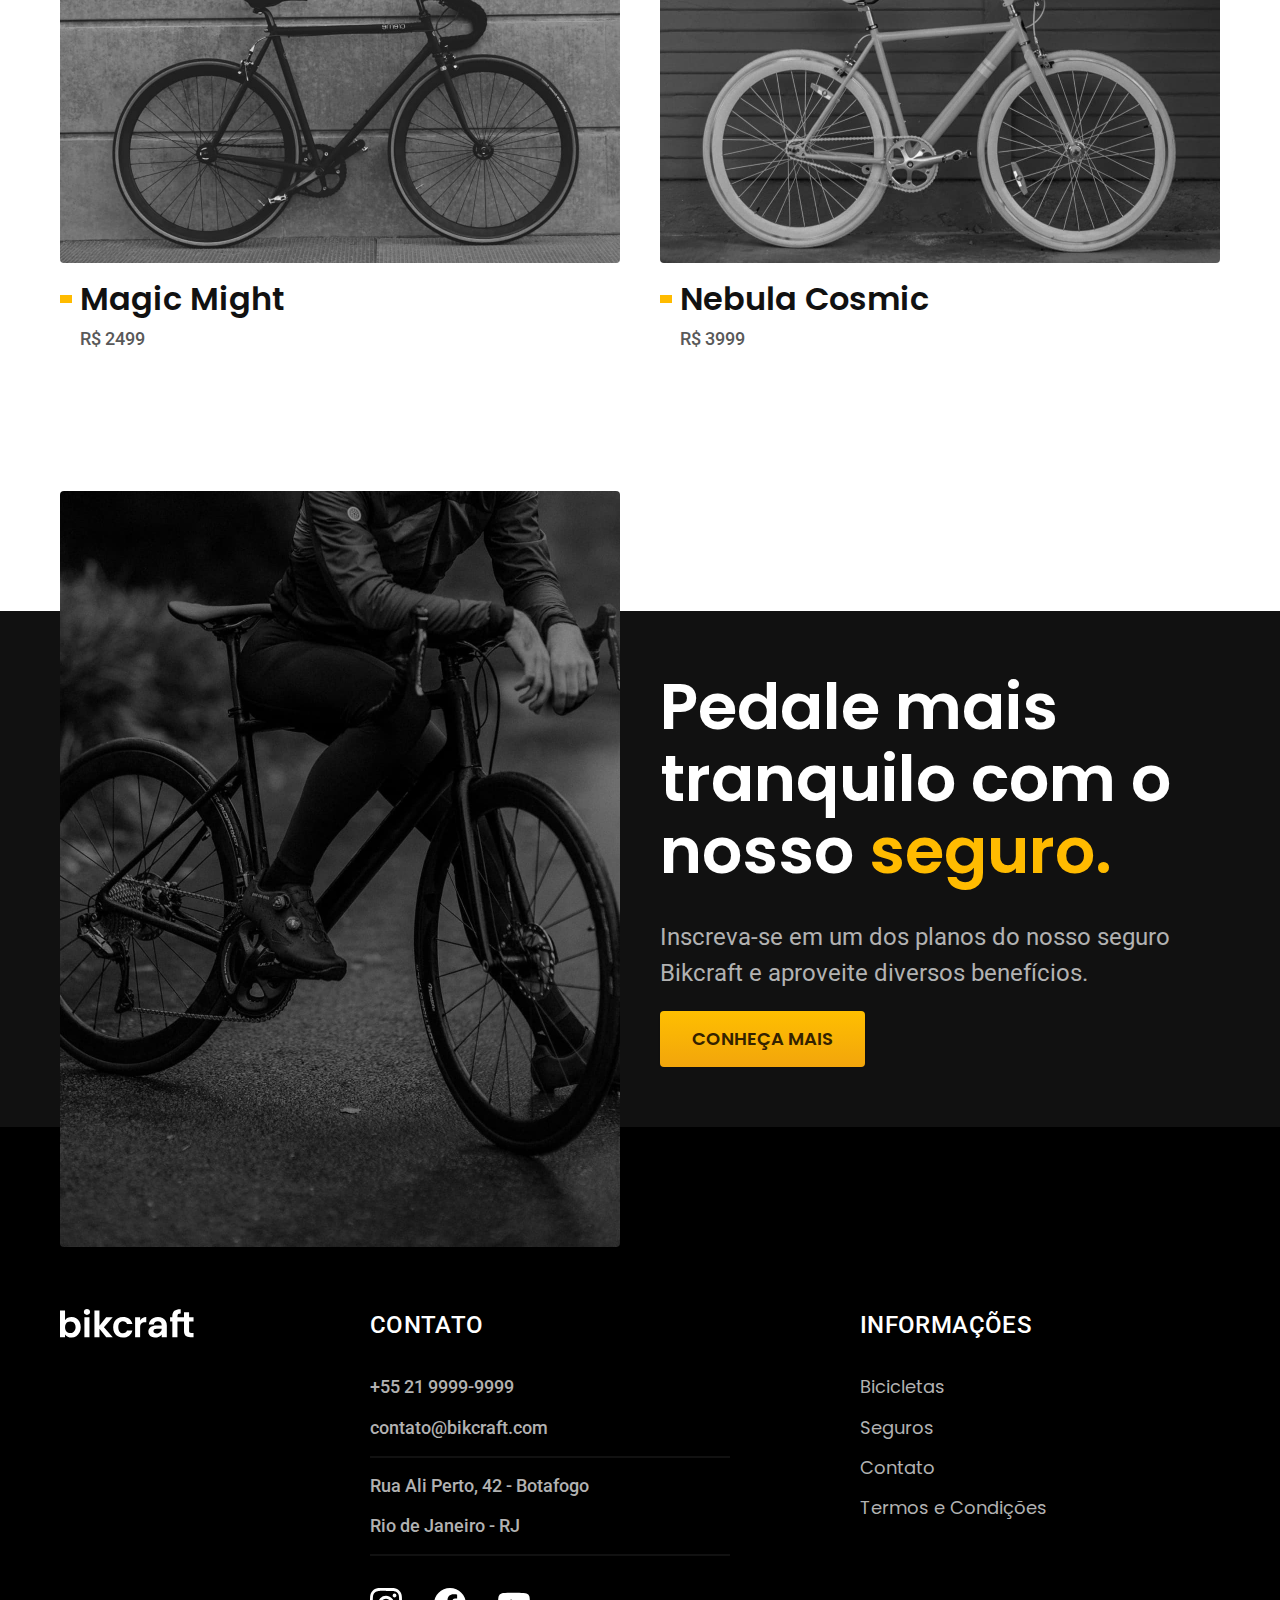
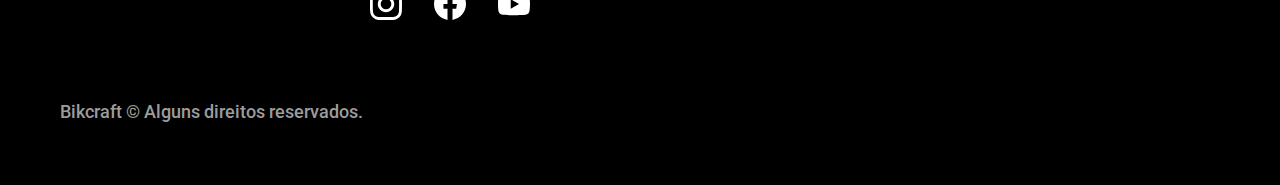
<file: 13-producao/1301-otimizar-producao/bikcraft/bicicletas/nimbus.html>
<!DOCTYPE html>
<html lang="pt-br">

<head>
  <meta charset="UTF-8">
  <meta name="viewport" content="width=device-width, initial-scale=1.0">

  <title>Nimbus | Bikcraft</title>
  <meta name="description" content="Nimbus.">

  <link rel="icon" href="../favicon.svg" type="image/svg+xml">
  <link rel="preload" href="../css/style.min.css" as="style">
  <link rel="stylesheet" href="../css/style.min.css">
  <script>document.documentElement.classList.add('js');</script>

  <link rel="preconnect" href="https://fonts.googleapis.com">
  <link rel="preconnect" href="https://fonts.gstatic.com" crossorigin>
  <link href="https://fonts.googleapis.com/css2?family=Merriweather:ital,wght@1,900&family=Poppins:wght@400;600&family=Roboto:wght@400;500&display=swap" rel="stylesheet">
</head>

<body id="bicicleta">
  <header class="header-bg">
    <div class="header container">
      <a href="../">
        <img src="../img/bikcraft.svg" alt="Bikcraft">
      </a>

      <nav aria-label="primaria">
        <ul class="header-menu font-1-m cor-0">
          <li><a href="../bicicletas.html">Bicicletas</a></li>
          <li><a href="../seguros.html">Seguros</a></li>
          <li><a href="../contato.html">Contato</a></li>
        </ul>
      </nav>
    </div>
  </header>

  <main class="titulo-bg">
    <div>
      <div class="titulo container">
        <p class="font-2-xl cor-5">R$ 4999</p>
        <h1 class="font-1-xxl cor-0">Nimbus Stark<span class="cor-p1">.</span></h1>
      </div>
    </div>
    <div class="bicicleta container">
      <div class="bicicleta-imagens">
        <img src="../img/bicicleta/nimbus1.jpg" alt="Bicicleta 1">
        <img src="../img/bicicleta/nimbus2.jpg" alt="Bicicleta 2">
        <img src="../img/bicicleta/nimbus3.jpg" alt="Bicicleta 3">
      </div>
      <div class="bicicleta-conteudo">
        <p class="font-2-l cor-5">A Nimbus Stark é a melhor Bikcraft já criada pela nossa equipe. Ela vem equipada com os melhores acessórios, o que garante maior velocidade.</p>
        <div class="bicicleta-comprar">
          <a class="botao" href="../orcamento.html?tipo=bikcraft&produto=nimbus">Comprar Agora</a>
          <span class="font-1-xs cor-6"><img src="../img/icones/entrega.svg" alt=""> entrega em 5 dias</span>
          <span class="font-1-xs cor-6"><img src="../img/icones/estoque.svg" alt=""> 18 em estoque</span>
        </div>

        <h2 class="font-1-xs cor-0">Informações</h2>
        <ul class="bicicleta-informacoes">
          <li>
            <img src="../img/icones/eletrica.svg" alt="">
            <h3 class="font-1-m cor-0">Motor Elétrico</h3>
            <p class="font-2-xs cor-5">Permite você viajar distâncias inimaginaveis com a sua bike.</p>
          </li>
          <li>
            <img src="../img/icones/velocidade.svg" alt="">
            <h3 class="font-1-m cor-0">50 km/h</h3>
            <p class="font-2-xs cor-5">A mais rápida bicicleta elétrica disponível hoje no mercado.</p>
          </li>
          <li>
            <img src="../img/icones/rastreador.svg" alt="">
            <h3 class="font-1-m cor-0">Rastreador</h3>
            <p class="font-2-xs cor-5">Rastreador e sistema anti-furto para garantir o seu sossego.</p>
          </li>
          <li>
            <img src="../img/icones/carbono.svg" alt="">
            <h3 class="font-1-m cor-0">Fibra de Carbono</h3>
            <p class="font-2-xs cor-5">Maior proteção possível para a sua Bikcraft com fibra de carbono.</p>
          </li>
        </ul>
        <h2 class="font-1-xs cor-0">Ficha Técnica</h2>
        <ul class="bicicleta-ficha font-2-s cor-4">
          <li>Peso <span>9 kg</span></li>
          <li>Altura <span>60 cm</span></li>
          <li>Largura <span>120 cm</span></li>
          <li>Profundidade <span>10 cm</span></li>
          <li>Marchas <span>16</span></li>
          <li>Roda <span>29</span></li>
        </ul>
      </div>
    </div>
  </main>

  <article class="bicicletas-lista container">
    <h2 class="font-1-xxl">escolha a sua<span class="cor-p1">.</span></h2>

    <ul>
      <li>
        <a href="./magic.html">
          <img src="../img/bicicletas/magic.jpg" alt="Bicicleta preta">
          <h3 class="font-1-xl">Magic Might</h3>
          <span class="font-2-m cor-8">R$ 2499</span>
        </a>
      </li>
      <li>
        <a href="./nebula.html">
          <img src="../img/bicicletas/nebula.jpg" alt="Bicicleta preta">
          <h3 class="font-1-xl">Nebula Cosmic</h3>
          <span class="font-2-m cor-8">R$ 3999</span>
        </a>
      </li>
    </ul>
  </article>

  <article class="seguro-bg">
    <div class="seguro container">
      <div class="seguro-imagem">
        <img src="../img/fotos/seguros.jpg" alt="Pessoa parada em cima de uma bicicleta.">
      </div>
      <div class="seguro-conteudo">
        <h2 class="font-1-xxl cor-0">Pedale mais tranquilo com o nosso <span class="cor-p1">seguro.</span></h2>
        <p class="font-2-l cor-5">Inscreva-se em um dos planos do nosso seguro Bikcraft e aproveite diversos benefícios.</p>
        <a class="botao" href="../seguros.html">Conheça Mais</a>
      </div>
    </div>
  </article>

  <footer class="footer-bg">
    <div class="footer container">
      <img src="../img/bikcraft.svg" alt="Bikcraft">
      <div class="footer-contato">
        <h3 class="font-2-l-b cor-0">Contato</h3>
        <ul class="font-2-m cor-5">
          <li><a href="tel:+552199999999">+55 21 9999-9999</a></li>
          <li><a href="mailto:contato@bikcraft.com">contato@bikcraft.com</a></li>
          <li>Rua Ali Perto, 42 - Botafogo</li>
          <li>Rio de Janeiro - RJ</li>
        </ul>
        <div class="footer-redes">
          <a href="../">
            <img src="../img/redes/instagram.svg" alt="Instagram">
          </a>
          <a href="../">
            <img src="../img/redes/facebook.svg" alt="Facebook">
          </a>
          <a href="../">
            <img src="../img/redes/youtube.svg" alt="Youtube">
          </a>
        </div>
      </div>
      <div class="footer-informacoes">
        <h3 class="font-2-l-b cor-0">Informações</h3>
        <nav>
          <ul class="font-1-m cor-5">
            <li><a href="../bicicletas.html">Bicicletas</a></li>
            <li><a href="../seguros.html">Seguros</a></li>
            <li><a href="../contato.html">Contato</a></li>
            <li><a href="../termos.html">Termos e Condições</a></li>
          </ul>
        </nav>
      </div>
      <p class="footer-copy font-2-m cor-6">Bikcraft © Alguns direitos reservados.</p>
    </div>
  </footer>
  <script src="../js/script.js"></script>
</body>

</html>
</file>
<file: 13-producao/1301-otimizar-producao/bikcraft/css/style.min.css>
body{margin:0;font-family:Arial,Helvetica,sans-serif;color:#111}blockquote,dd,h1,h2,h3,h4,p,ul{margin:0}ul{padding:0;list-style:none}a{text-decoration:none;color:inherit}img{max-width:100%;height:auto;display:block}img[src$=".jpg"]{border-radius:4px}.font-1-xs{font:400 0.75rem/1.35 Poppins,sans-serif}.font-2-xs{font:400 0.875rem/1.43 Roboto,sans-serif}.font-1-s{font:400 1rem/1.5 Poppins,sans-serif}.font-2-s{font:400 1rem/1.5 Roboto,sans-serif}.font-1-m,.font-1-m-b{font:400 1.125rem/1.35 Poppins,sans-serif}.font-1-m-b{font-weight:600}.font-2-m{font:500 1.125rem/1.35 Roboto,sans-serif}.font-1-l{font:400 1.5rem/1.5 Poppins,sans-serif}.font-2-l,.font-2-l-b{font:400 1.5rem/1.5 Roboto,sans-serif}.font-2-l-b{font-weight:500;letter-spacing:.015em;text-transform:uppercase}.font-1-xl{font:600 2rem/1.25 Poppins,sans-serif}.font-2-xl{font:500 2rem/1.25 Roboto,sans-serif}.font-1-xxl{font:600 4rem/1.125 Poppins,sans-serif}@media (max-width:1200px){.font-1-xxl{font-size:3rem}.font-2-l,.font-2-l-b{font-size:1.125rem}}@media (max-width:800px){.font-1-xxl{font-size:2rem}.font-1-xl,.font-2-xl{font-size:1.5rem}}:root{--cor-0:#ffffff;--cor-1:#f7f7f7;--cor-2:#ededed;--cor-3:#dedede;--cor-4:#cccccc;--cor-5:#b2b2b2;--cor-6:#9c9c9c;--cor-7:#717171;--cor-8:#595959;--cor-9:#404040;--cor-10:#2e2e2e;--cor-11:#111111;--cor-12:#000000;--cor-p1:#ffbb00;--cor-p2:#e4a30b;--cor-p3:#a66f00;--cor-p4:#664400;--cor-p5:#332200}.cor-0{color:var(--cor-0)}.cor-1{color:var(--cor-1)}.cor-2{color:var(--cor-2)}.cor-3{color:var(--cor-3)}.cor-4{color:var(--cor-4)}.cor-5{color:var(--cor-5)}.cor-6{color:var(--cor-6)}.cor-7{color:var(--cor-7)}.cor-8{color:var(--cor-8)}.cor-9{color:var(--cor-9)}.cor-10{color:var(--cor-10)}.cor-11{color:var(--cor-11)}.cor-12{color:var(--cor-12)}.cor-p1{color:var(--cor-p1)}.cor-p2{color:var(--cor-p2)}.cor-p3{color:var(--cor-p3)}.cor-p4{color:var(--cor-p4)}.cor-p5{color:var(--cor-p5)}.js .fadeInDown{transform:translate3d(0,-20px,0)}.js .fadeInUp{transform:translate3d(0,20px,0)}.js .fadeInRight{transform:translate3d(20px,0,0)}.js .fadeInLeft{transform:translate3d(-20px,0,0)}.js [data-anime]{opacity:0}.js .anime{opacity:1;transform:none;transition:transform .8s,opacity .8s}.header-bg{background-color:var(--cor-12)}.header{display:flex;flex-wrap:wrap;gap:20px;justify-content:space-between;align-items:center;padding-top:20px;padding-bottom:20px}.header-menu{display:flex;flex-wrap:wrap;gap:40px}.header-menu a{display:inline-block;padding:16px 0;position:relative}.header-menu a:after{content:"";display:block;height:2px;width:0;background:var(--cor-0);margin-top:4px;transition:.3s;position:absolute}.header-menu a.ativo::after,.header-menu a:hover::after{width:100%}@media (max-width:800px){.header-menu{gap:20px}.header-menu a{background:var(--cor-11);padding:12px 16px;border-radius:4px}.header-menu a:hover{background-color:var(--cor-10)}.header a:after{display:none}}@media (max-width:600px){.header-menu{gap:12px}.header-menu a{padding:8px 12px;font-size:14px}}.footer-bg{background-color:var(--cor-12)}.footer{display:grid;grid-template-columns:3fr 5fr 4fr;gap:40px;padding-top:60px;padding-bottom:60px}.footer h3{margin-bottom:32px}.footer-contato ul{margin-bottom:32px}.footer-contato li:nth-child(even):after{content:"";display:block;max-width:360px;height:2px;background:var(--cor-11);margin-top:16px}.footer li{margin-bottom:16px}.footer-redes{display:flex;gap:32px}.footer a:hover{color:var(--cor-0)}.footer-copy{grid-column:1/-1;margin-top:40px}@media (max-width:800px){.footer>img{display:none}.footer{grid-template-columns:1fr 1fr}}@media (max-width:600px){.footer{grid-template-columns:1fr;gap:60px}.footer-copy{margin-top:0}}.container{box-sizing:border-box;max-width:1200px;padding-left:20px;padding-right:20px;margin-left:auto;margin-right:auto}.botao{display:inline-block;padding:16px 32px;background:linear-gradient(#ffbf00,#f2a50c);border-radius:4px;box-shadow:0 1px 2px rgba(0,0,0,.1);text-transform:uppercase;color:var(--cor-p5);font:600 1.125rem/1.35 Poppins,sans-serif;max-width:max-content;border:none;cursor:pointer}.botao:hover{background:linear-gradient(#ffb60d,#e59317)}.botao.secundario{background:var(--cor-10);color:var(--cor-2)}.botao.secundario:hover{background:var(--cor-9)}.botao.seta{display:flex;align-items:center}.botao.seta::after{content:"";display:inline-block;width:18px;height:10px;margin-left:12px;background:url("../img/icones/seta.svg");transition:transform .2s}.botao.seta:hover::after{transform:translateX(4px)}@media (max-width:600px){.botao{padding:12px 16px;font-size:1rem}}.link{display:inline-block;color:var(--cor-p1);font:500 1.5rem/1.5 Poppins,sans-serif;text-transform:uppercase}.link::after{content:"";display:block;width:100%;height:4px;background-color:currentColor}.link:hover{color:var(--cor-0)}.titulo-bg{padding-top:60px;padding-bottom:60px;background-color:var(--cor-11)}.titulo{background:url("../img/dec/top-right.svg") no-repeat top right 20px}.titulo p{margin-bottom:4px}@media (max-width:800px){.titulo-bg{padding-top:40px;padding-bottom:40px}.titulo p{font-size:1rem;text-transform:lowercase;font-weight:400}}.form{display:grid;grid-template-columns:1fr 1fr;gap:20px}.form label{display:block;font:400 1rem/1.5 Poppins,sans-serif;margin-bottom:4px}.form .col-2{grid-column:span 2}.form input[type=email],.form input[type=text],.form textarea{font:400 1rem/1.5 Roboto,sans-serif;background:var(--cor-1);border:1px solid var(--cor-2);padding:12px;border-radius:4px;width:100%;box-sizing:border-box}.form input[type=email]:focus,.form input[type=text]:focus,.form textarea:focus{outline:0;border-color:var(--cor-p1);background:var(--cor-0);box-shadow:0 0 0 2px #fea}@media (max-width:600px){.form{grid-template-columns:1fr}.form .col-2{grid-column:1}}.introducao-bg{background:var(--cor-12) url("../img/dec/bottom-left.svg") no-repeat bottom 160px left 20px;box-shadow:inset 0 -120px var(--cor-0)}.introducao{display:grid;grid-template-columns:1fr 1fr;gap:0 40px}.introducao-conteudo{align-self:end;padding-bottom:200px}.introducao img{width:100%;height:100%;object-fit:cover;border-radius:4px}.introducao h1{margin-bottom:32px}.introducao p{margin-bottom:20px}@media (max-width:800px){.introducao-bg{background:var(--cor-11);padding-top:40px;box-shadow:inset 0 -60px #fff}.introducao{grid-template-columns:1fr;gap:32px}.introducao-conteudo{padding-bottom:0}.introducao h1{margin-bottom:16px}.introducao img{height:300px;width:100%}}.tecnologia-bg{background-color:var(--cor-11);box-shadow:inset 0 80px var(--cor-0),inset 0 -80px var(--cor-0)}.tecnologia{display:grid;grid-template-columns:1fr 1fr;gap:40px}.tecnologia-imagem img{width:100%;height:100%;object-fit:cover;object-position:left}.tecnologia-conteudo{padding-top:160px;padding-bottom:160px}.tecnologia-conteudo>span{display:block;margin-bottom:20px}.tecnologia-conteudo h2{margin-bottom:32px}.tecnologia-conteudo>p{margin-bottom:20px}.tecnologia a{margin-bottom:80px}.tecnologia-vantagens{display:flex;gap:40px}.tecnologia-vantagens h3{margin-bottom:8px;width:max-content}.tecnologia-vantagens img{width:24px;margin-bottom:8px}@media (max-width:800px){.tecnologia-bg{box-shadow:initial}.tecnologia{grid-template-columns:1fr}.tecnologia-conteudo{padding-top:60px;padding-bottom:60px}.tecnologia-imagem{display:none}.tecnologia a{margin-bottom:60px}}@media (max-width:600px){.tecnologia-vantagens{flex-direction:column}}.parceiros{padding-top:60px;padding-bottom:120px}.parceiros h2{margin-bottom:60px}.parceiros ul{padding:0 20px;max-width:1400px;display:grid;grid-template-columns:repeat(4,1fr);margin:0 auto}.parceiros li{display:flex;padding:32px;border-left:2px solid var(--cor-2)}.parceiros img{margin:auto}.parceiros li:first-child,.parceiros li:nth-child(5){border-left:none}.parceiros li:nth-child(n+5){border-top:2px solid var(--cor-2)}@media (max-width:800px){.parceiros{padding-bottom:60px}.parceiros h2{margin-bottom:20px}.parceiros ul{grid-template-columns:repeat(2,1fr)}.parceiros li:nth-child(n+3){border-top:2px solid var(--cor-2)}.parceiros li:nth-child(odd){border-left:none}}.depoimento{display:grid;grid-template-columns:1fr 1fr;background-color:var(--cor-p1);overflow:hidden}.depoimento img{width:100%;height:100%;object-fit:cover;border-radius:0}.depoimento-conteudo{padding:40px 40px 80px 80px;align-self:end;background:url("../img/dec/bottom-right-p.svg") no-repeat bottom 40px right 40px}.depoimento-conteudo p{max-width:32ch;font-family:Merriweather,serif;font-style:italic;font-weight:900;margin-bottom:32px;position:relative}.depoimento p::after,.depoimento p::before{font-size:5rem;color:var(--cor-p2);position:absolute}.depoimento p::before{content:"“";left:-50px;top:-20px}.depoimento p::after{content:"”"}@media (min-width:1200px){.depoimento img{max-height:520px}}@media (max-width:800px){.depoimento{grid-template-columns:1fr;text-align:center}.depoimento img{max-height:200px}.depoimento-conteudo{padding:40px 20px;margin:auto}}.bicicletas-lista{padding-top:60px;padding-bottom:120px}.bicicletas-lista h2{margin-bottom:40px}.bicicletas-lista ul{display:flex;gap:40px;padding:0 20px 20px 20px;max-width:1400px;margin-left:auto;margin-right:auto;overflow-x:auto}#bicicleta .bicicletas-lista ul{padding:0 0 20px 0}.bicicletas-lista li{flex:1;min-width:280px}.bicicletas-lista a{display:block}.bicicletas-lista img{margin-bottom:16px}.bicicletas-lista h3{margin-bottom:8px;display:flex;align-items:center}.bicicletas-lista h3::before{content:"";display:inline-block;height:8px;width:12px;margin-right:8px;background-color:var(--cor-p1);transition:width .2s}.bicicletas-lista a:hover h3::before{width:24px}.bicicletas-lista li span{padding-left:20px}@media (max-width:800px){.bicicletas-lista{padding-bottom:60px}.bicicletas-lista ul{gap:20px}}.bicicletas-bg{background:linear-gradient(to right,var(--cor-0) 30%,var(--cor-11) 0)}.bicicletas{display:grid;grid-template-columns:1fr 1fr;gap:40px;padding-top:60px;padding-bottom:60px;background:url("../img/dec/top-right.svg") no-repeat top 40px right 20px}.bicicletas-imagem{display:grid}.bicicletas-imagem img{grid-area:1/1}.bicicletas-imagem span{grid-area:1/1;place-self:start end;margin-top:20px;background:var(--cor-12);display:inline-block;padding:8px 16px 8px 8px;border-radius:4px 0 0 4px}.bicicletas-conteudo{display:grid;grid-template-columns:1fr auto;align-content:start}.bicicletas h2,.bicicletas p{grid-column:1/-1}.bicicletas h2{margin-bottom:20px}.bicicletas h2::before{content:"";display:block;width:12px;height:8px;background-color:var(--cor-p1);margin-bottom:8px}.bicicletas p{margin-bottom:32px}.bicicletas a{place-self:end}.bicicletas li{display:flex;align-items:center}.bicicletas ul{display:grid;gap:16px}.bicicletas-conteudo img{width:24px;margin-right:8px}@media (max-width:800px){.bicicletas-bg{background:var(--cor-11)}.bicicletas{grid-template-columns:1fr;gap:20px;padding-top:40px;padding-bottom:40px}}@media (max-width:600px){.bicicletas-conteudo{grid-template-columns:1fr}.bicicletas ul{font-size:1rem;grid-template-columns:1fr 1fr;margin-bottom:32px}.bicicletas a{place-self:start}}.bicicleta{display:grid;grid-template-columns:1fr 1fr;align-items:start;gap:40px;padding-top:60px;padding-bottom:60px}#bicicleta .titulo p{text-transform:uppercase}.bicicleta-imagens{display:flex;flex-wrap:wrap;gap:20px}.bicicleta-imagens img{flex:1;min-width:200px}.bicicleta-imagens img:first-child{min-width:100%}.bicicleta-conteudo>p{margin-bottom:32px}.bicicleta-comprar{display:grid;grid-template-columns:max-content auto;align-items:center;justify-items:start;gap:8px 12px;margin-bottom:40px}.bicicleta-comprar a{grid-row:span 2}.bicicleta-comprar span{display:flex;align-items:center;background-color:var(--cor-12);gap:8px;padding:4px 8px;border-radius:4px}.bicicleta-conteudo h2{text-transform:uppercase;letter-spacing:.015em;margin-bottom:12px}.bicicleta-ficha,.bicicleta-informacoes{padding:32px;background-color:var(--cor-12);border-radius:4px}.bicicleta-informacoes{margin-bottom:40px;display:grid;grid-template-columns:1fr 1fr;gap:32px}.bicicleta-informacoes img{width:24px;margin-bottom:8px}.bicicleta-informacoes h3{margin-bottom:8px}.bicicleta-ficha li{padding:4px 0;display:flex;justify-content:space-between;border-bottom:1px solid var(--cor-11)}.bicicleta-ficha li:last-child{border-bottom:none}.bicicleta-ficha span{color:var(--cor-6)}@media (max-width:800px){.bicicleta{grid-template-columns:1fr;padding-top:40px;padding-bottom:40px}.bicicleta-imagens{grid-row:2}}@media (max-width:400px){.bicicleta-informacoes{grid-template-columns:1fr}.bicicleta-comprar{grid-template-columns:1fr}}.seguro-bg{background-color:var(--cor-11);box-shadow:inset 0 120px var(--cor-0),inset 0 -120px var(--cor-12)}.seguro{display:grid;grid-template-columns:1fr 1fr;gap:40px}.seguro-imagem img{width:100%;height:100%;object-fit:cover}.seguro-conteudo{padding-top:180px;padding-bottom:180px}.seguro h2{margin-bottom:32px}.seguro p{margin-bottom:20px}@media (max-width:800px){.seguro-bg{box-shadow:inset 0 -60px var(--cor-12)}.seguro{grid-template-columns:1fr}.seguro-conteudo{grid-row:1;padding-top:40px;padding-bottom:0}}.seguros-bg{background:var(--cor-11)}.seguros{padding-top:60px;padding-bottom:60px;display:grid;grid-template-columns:1fr 1fr;gap:40px;align-items:center}#seguros .seguros{padding-top:0}.seguros h2{grid-column:1/-1}.seguros-item{background-color:var(--cor-12);padding:32px 32px 32px 60px;display:grid;grid-template-columns:1fr auto;border-radius:4px}.seguros-item h3{margin-bottom:40px}.seguros-item span{grid-column:2;display:block;text-align:right}.seguros-item ul{grid-column:1/-1;margin-bottom:32px}.seguros-item li{display:flex;align-items:center;position:relative}.seguros-item li+li{margin-top:20px}.seguros-item li::before{content:"";display:inline-block;width:13px;height:9px;background-image:url("../img/icones/lista.svg");position:absolute;left:-21px}.seguros-item a{grid-column:1/-1}@media (max-width:800px){.seguros{grid-template-columns:1fr}}.vantagens-bg{background-color:var(--cor-12)}.vantagens{padding-top:120px;padding-bottom:120px}.vantagens h2{margin-bottom:60px}.vantagens ul{display:grid;grid-template-columns:repeat(auto-fit,minmax(280px,max-content));gap:40px 80px}.vantagens h3,.vantagens img{margin-bottom:8px}@media (max-width:800px){.vantagens{padding-top:60px;padding-bottom:60px}.vantagens h2{margin-bottom:40px}.vantagens ul{gap:20px}}.perguntas{padding-top:120px;padding-bottom:120px}.perguntas h2{margin-bottom:60px}.perguntas dl>div{padding:20px;border-radius:4px}.perguntas dl>div:nth-child(odd){background-color:var(--cor-1)}.perguntas button{display:grid;grid-template-columns:auto 1fr auto;align-items:center;gap:8px;cursor:pointer;border:none;background:0 0;width:100%;text-align:left}.perguntas button::before{content:"";display:inline-block;width:12px;height:8px;background-color:var(--cor-p1)}.perguntas button::after{content:"";display:inline-block;width:14px;height:6px;background:url("../img/icones/seta-abrir.svg");transition:.3s}.perguntas button:hover::after,.perguntas button[aria-expanded=true]::after{transform:rotate(180deg)}.js .perguntas dd{display:none}.js .perguntas dd.ativa{display:block}.perguntas dd{padding-left:20px;padding-top:16px;max-width:80ch}@media (max-width:800px){.perguntas{padding-top:60px;padding-bottom:60px}.perguntas h2{margin-bottom:40px}}#contato{background:linear-gradient(var(--cor-11) 600px,var(--cor-1) 0)}.contato{display:grid;grid-template-columns:5fr 7fr}.contato-dados,.contato-formulario{padding:60px;box-shadow:0 1px 2px rgba(0,0,0,.1)}.contato-dados{border-radius:5px 0 0 5px;background:var(--cor-12) url("../img/dec/bottom-left.svg") no-repeat bottom 20px left 20px}.contato-formulario{border-radius:0 5px 5px 0;background:var(--cor-0) url("../img/dec/bottom-right.svg") no-repeat bottom 20px right 20px}.contato-dados h2{margin-bottom:60px}.contato-endereco{margin-bottom:32px;padding-left:28px;background:url("../img/icones/local.svg") no-repeat 0 2px}.contato-endereco p{margin-bottom:8px}.contato-meios a{display:block;max-width:max-content;margin-bottom:8px;padding-left:28px}.contato-meios a:hover{color:var(--cor-0)}.contato-meios a:first-child{background:url("../img/icones/email.svg") no-repeat 0 2px}.contato-meios a:nth-child(2){margin-bottom:32px}.contato-meios a:nth-child(3){background:url("../img/icones/telefone.svg") no-repeat 0 2px;margin-bottom:60px}.contato-redes{display:flex;gap:32px;padding-left:28px}@media (max-width:800px){.contato{grid-template-columns:1fr}.contato-dados,.contato-formulario{padding:20px}.contato-dados{border-radius:5px 5px 0 0;background:var(--cor-12)}.contato-formulario{border-radius:0 0 5px 5px}.contato-dados h2,.contato-meios a:nth-child(3){margin-bottom:32px}.contato-redes{margin-bottom:12px}}.lojas{display:grid;grid-template-columns:1fr 1fr;gap:0 40px;padding-top:120px;padding-bottom:120px}.lojas h2{grid-column:1/-1;margin-bottom:60px}.lojas img{border-radius:4px 4px 0 0}.lojas-item{border-radius:4px;background:var(--cor-0);box-shadow:0 1px 2px rgba(0,0,0,.1)}.lojas-conteudo{display:grid;grid-template-columns:1fr 1fr;gap:32px 16px;padding:32px}.lojas-conteudo h3,.lojas-tempo{grid-column:1/-1}.lojas-dados{display:grid;gap:8px;border-left:2px solid var(--cor-2);padding-left:12px}.lojas-tempo{display:flex;align-items:center;gap:8px}@media (max-width:800px){.lojas{gap:20px;padding-top:60px;padding-bottom:60px}.lojas h2{margin-bottom:32px}.lojas-conteudo{grid-template-columns:1fr}}@media (max-width:600px){.lojas{grid-template-columns:1fr}}#orcamento{background:linear-gradient(var(--cor-11) 600px,var(--cor-1) 0)}.orcamento{display:grid;grid-template-columns:5fr 7fr;padding-bottom:120px}.orcamento h2{text-transform:uppercase;position:relative;display:flex;align-items:center}.orcamento h2::before{content:"";display:inline-block;width:4px;height:8px;background-color:var(--cor-p1);position:absolute;left:-12px}.orcamento-dados,.orcamento-produto{padding:60px;box-shadow:0 1px 2px rgba(0,0,0,.1)}.orcamento-produto{border-radius:5px 0 0 5px;background:var(--cor-12) url("../img/dec/bottom-left.svg") no-repeat bottom 20px left 20px;display:grid;grid-template-columns:1fr 1fr;gap:20px;align-content:start}.orcamento-produto>*{grid-column:1/-1}.orcamento-produto>label{grid-column:initial}.orcamento-produto label{font:400 1rem/1.5 Poppins,sans-serif;color:var(--cor-4);background-color:var(--cor-10);padding:12px 16px;border-radius:4px;cursor:pointer;display:grid;grid-template-columns:auto 1fr auto;align-items:center;border:1px solid var(--cor-10)}.orcamento-produto input:checked+label{background:var(--cor-0);color:var(--cor-11)}.orcamento-produto label::before{content:"";display:inline-block;box-sizing:border-box;width:12px;height:12px;border:1px solid var(--cor-6);border-radius:50%;margin-right:8px}.orcamento-produto input:checked+label::before{border-color:var(--cor-7);box-shadow:inset 0 0 0 3px var(--cor-0),inset 0 0 0 6px var(--cor-7)}.orcamento-produto label:hover{background-color:var(--cor-9);border-color:var(--cor-9)}.orcamento-produto input:focus+label{box-shadow:0 0 0 2px var(--cor-p1);border-color:var(--cor-12)}.orcamento-produto label span{display:none}.orcamento-produto input:checked+label span{display:inline-block}.orcamento-produto input{opacity:0;position:absolute;pointer-events:none}.orcamento-dados{border-radius:0 5px 5px 0;background:var(--cor-0) url("../img/dec/bottom-right.svg") no-repeat bottom 20px right 20px}.orcamento-conteudo{display:none}.orcamento-conteudo h2,.orcamento-dados h2:nth-of-type(n+2){margin-top:20px}#bikcraft:checked~#orcamento-bikcraft,#seguro:checked~#orcamento-seguro{display:grid;gap:20px}.orcamento-detalhes{display:none;background:var(--cor-0);padding:20px;grid-template-columns:1fr 1fr;border-radius:4px;align-items:center}.orcamento-detalhes li{display:flex;align-items:center;margin-bottom:8px}.orcamento-detalhes li img{width:16px;margin-right:8px}.orcamento-produto input:checked+label+.orcamento-detalhes{display:grid}@media (max-width:1200px){.orcamento-dados,.orcamento-produto{padding:32px}}@media (max-width:800px){.orcamento{grid-template-columns:1fr}.orcamento-produto{border-radius:5px 5px 0 0;background:var(--cor-12)}.orcamento-dados{border-radius:0 0 5px 5px}}@media (max-width:400px){.orcamento-produto{grid-template-columns:1fr}}.termos{padding-top:80px;padding-bottom:80px}.termos h2{font-weight:600;margin-bottom:20px}.termos p+h2{margin-top:40px}.termos p{max-width:75ch;margin-bottom:24px}
</file>
